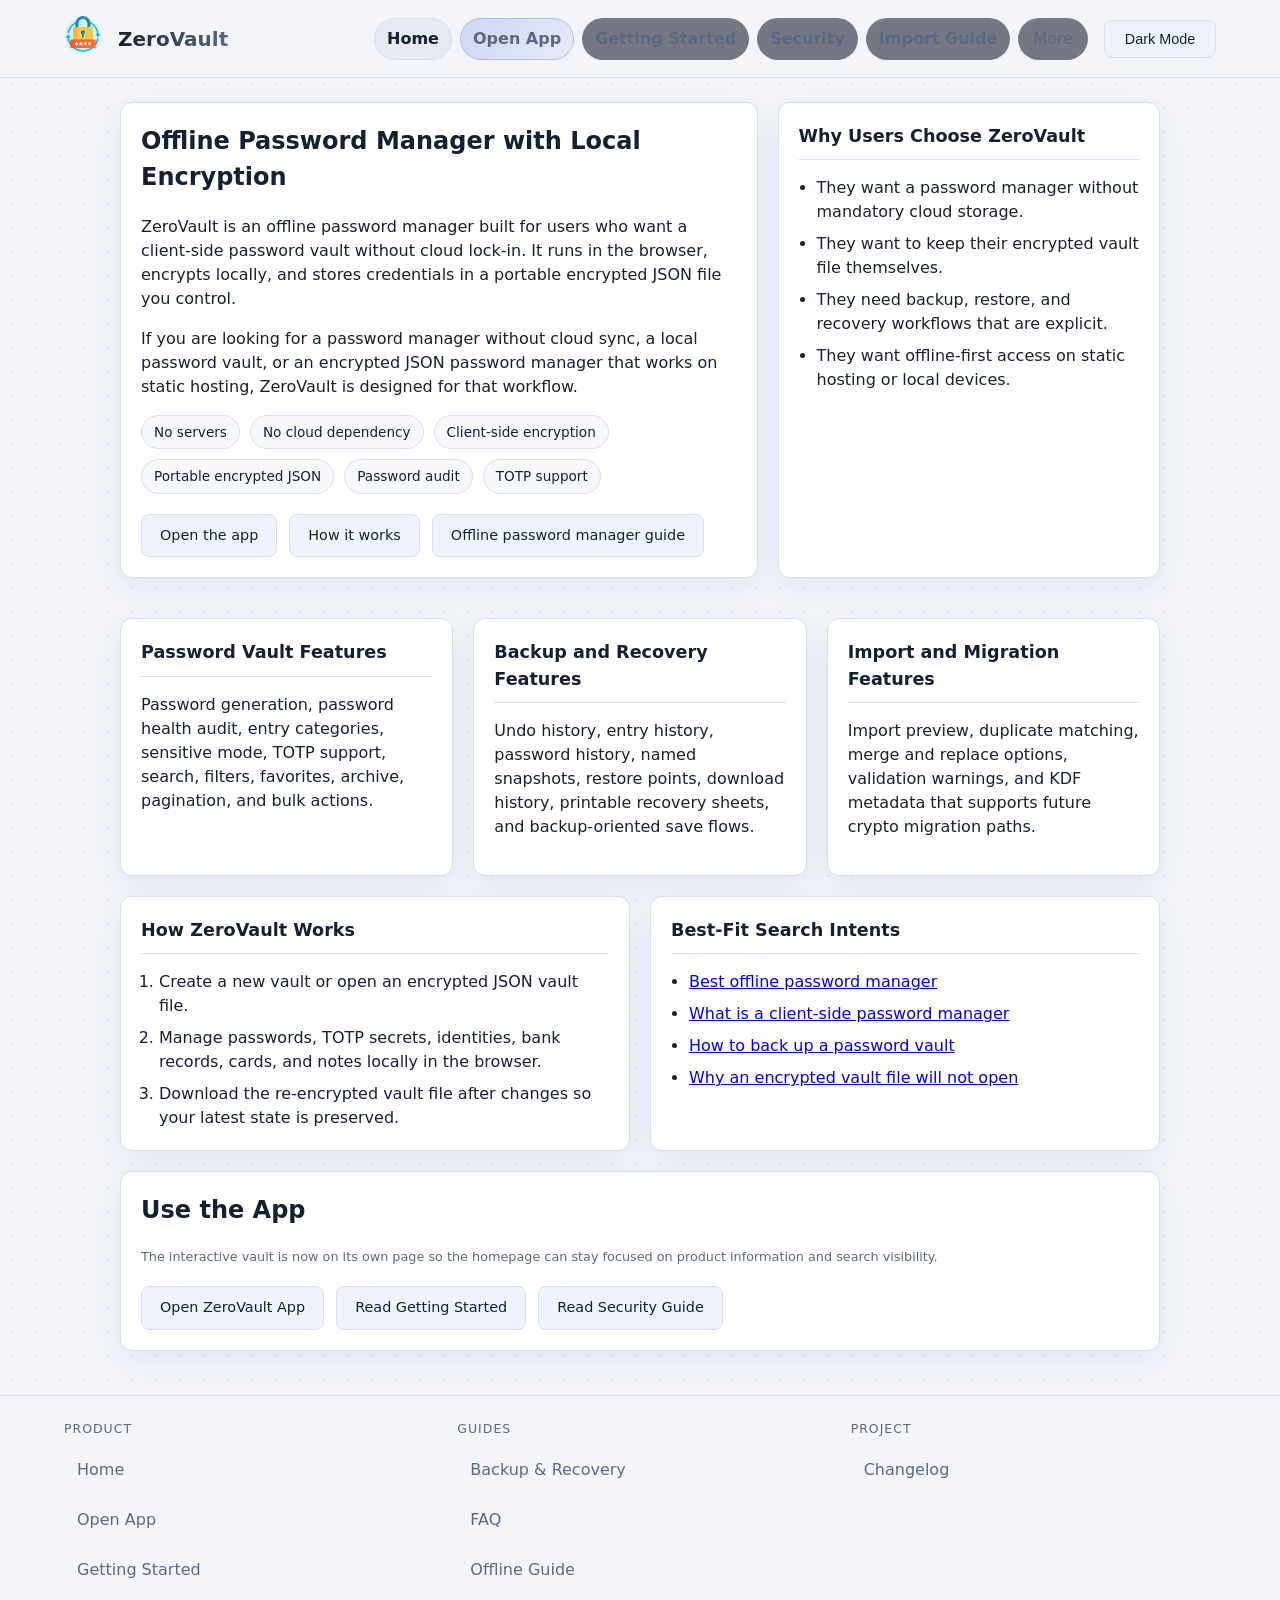
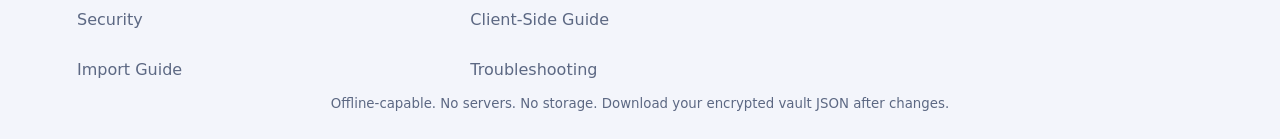
<file: index.html>
<!doctype html>
<html lang="en">

<head>
  <meta charset="UTF-8" />
  <meta name="viewport" content="width=device-width, initial-scale=1.0" />

  <meta http-equiv="Content-Security-Policy" content="
        default-src 'self';
        script-src 'self' 'unsafe-inline' https://www.googletagmanager.com;
        style-src 'self' 'unsafe-inline';
        connect-src 'self' https://www.google-analytics.com https://region1.google-analytics.com https://www.googletagmanager.com;
        img-src 'self' data: https://www.google-analytics.com https://www.googletagmanager.com;
        object-src 'none';
        base-uri 'none';
        form-action 'self';
        upgrade-insecure-requests;
      " />
  <title>ZeroVault | Offline Password Manager with Local Encryption</title>
  <meta name="description" content="ZeroVault is an offline password manager and client-side password vault with local encryption, portable encrypted JSON storage, backup workflows, and no cloud dependency." />
  <meta name="keywords" content="offline password manager, client-side password manager, local password vault, encrypted json password manager, no cloud password manager, portable password vault" />
  <meta name="author" content="ZeroVault" />
  <meta name="robots" content="index, follow, max-snippet:-1, max-image-preview:large, max-video-preview:-1" />
  <meta name="theme-color" content="#161b2e" />
  <link rel="canonical" href="https://mehedimk.github.io/ZeroVault/" />

  <meta property="og:title" content="ZeroVault | Offline Password Manager with Local Encryption" />
  <meta property="og:description" content="A client-side password manager with portable encrypted JSON storage, backup-oriented workflows, and no cloud dependency." />
  <meta property="og:type" content="website" />
  <meta property="og:url" content="https://mehedimk.github.io/ZeroVault/" />
  <meta property="og:image" content="https://mehedimk.github.io/ZeroVault/og-image.png" />
  <meta property="og:site_name" content="ZeroVault" />

  <meta name="twitter:card" content="summary_large_image" />
  <meta name="twitter:title" content="ZeroVault | Offline Password Manager with Local Encryption" />
  <meta name="twitter:description" content="Browser-based password vault with local encryption, portable JSON storage, backup workflows, and offline-first usage." />
  <meta name="twitter:image" content="https://mehedimk.github.io/ZeroVault/og-image.png" />

  <script type="application/ld+json">
    {
      "@context": "https://schema.org",
      "@type": "SoftwareApplication",
      "name": "ZeroVault",
      "applicationCategory": "SecurityApplication",
      "operatingSystem": "Web",
      "description": "ZeroVault is an offline password manager and client-side password vault with local encryption and portable encrypted JSON storage.",
      "url": "https://mehedimk.github.io/ZeroVault/",
      "image": "https://mehedimk.github.io/ZeroVault/og-image.png",
      "offers": {
        "@type": "Offer",
        "price": "0",
        "priceCurrency": "USD"
      },
      "featureList": [
        "Offline password manager",
        "Client-side encryption",
        "Encrypted JSON vault export",
        "Password generator",
        "Password health audit",
        "TOTP support",
        "Restore points and snapshots",
        "Import preview and conflict review"
      ]
    }
  </script>
  <script type="application/ld+json">
    {
      "@context": "https://schema.org",
      "@type": "WebSite",
      "name": "ZeroVault",
      "url": "https://mehedimk.github.io/ZeroVault/"
    }
  </script>
  <script async src="https://www.googletagmanager.com/gtag/js?id=G-GKWHTWD2LG"></script>
  <script>
    window.dataLayer = window.dataLayer || [];
    function gtag() { dataLayer.push(arguments); }
    gtag('js', new Date());
    gtag('config', 'G-GKWHTWD2LG');
  </script>

  <script src="src/theme.js"></script>
  <link rel="stylesheet" href="styles.css" />
  <link rel="icon" href="favicon.png" sizes="16x16" type="image/png" />
  <link rel="apple-touch-icon" href="apple-touch-icon.png" sizes="180x180" />
  <link rel="manifest" href="manifest.webmanifest" />
</head>

<body>
  <a class="skip-link" href="#content">Skip to content</a>
  <div id="global-error" class="global-error"></div>
  <script>
    window.addEventListener('error', function (event) {
      var display = document.getElementById('global-error');
      display.style.display = 'block';
      display.innerHTML += '<h3>Global Error:</h3><pre>' + (event.error ? event.error.stack : event.message) + '</pre>';
    });
    window.addEventListener('unhandledrejection', function (event) {
      var display = document.getElementById('global-error');
      display.style.display = 'block';
      display.innerHTML += '<h3>Unhandled Promise Rejection:</h3><pre>' + event.reason + '</pre>';
    });
  </script>
  <header class="header">
    <div class="header-left">
      <a href="./index.html"><img src="logo.png" alt="ZeroVault logo for the offline password manager project" class="logo" /></a>
      <h1>ZeroVault</h1>
    </div>

    <div class="header-right">
      <nav class="header-nav" aria-label="Primary">
        <a href="./index.html" class="active">Home</a>
        <a href="./app.html">Open App</a>
        <a href="./getting-started.html">Getting Started</a>
        <a href="./security.html">Security</a>
        <a href="./backup-recovery.html">Backup & Recovery</a>
        <a href="./import-guide.html">Import Guide</a>
        <a href="./faq.html">FAQ</a>
        <a href="./offline-password-manager.html">Offline Guide</a>
        <a href="./client-side-password-manager.html">Client-Side Guide</a>
      </nav>
    </div>
  </header>

  <main class="container docs-layout" id="content">
    <section class="landing-grid">
      <article class="card content-prose">
        <h2>Offline Password Manager with Local Encryption</h2>
        <p>ZeroVault is an offline password manager built for users who want a client-side password vault without cloud lock-in. It runs in the browser, encrypts locally, and stores credentials in a portable encrypted JSON file you control.</p>
        <p>If you are looking for a password manager without cloud sync, a local password vault, or an encrypted JSON password manager that works on static hosting, ZeroVault is designed for that workflow.</p>
        <div class="pill-list" aria-label="Key features">
          <span>No servers</span>
          <span>No cloud dependency</span>
          <span>Client-side encryption</span>
          <span>Portable encrypted JSON</span>
          <span>Password audit</span>
          <span>TOTP support</span>
        </div>
        <div class="docs-actions actions wrap">
          <a class="button-link" href="./app.html">Open the app</a>
          <a class="button-link" href="./getting-started.html">How it works</a>
          <a class="button-link" href="./offline-password-manager.html">Offline password manager guide</a>
        </div>
      </article>
      <aside class="card">
        <h3>Why Users Choose ZeroVault</h3>
        <ul class="docs-list">
          <li>They want a password manager without mandatory cloud storage.</li>
          <li>They want to keep their encrypted vault file themselves.</li>
          <li>They need backup, restore, and recovery workflows that are explicit.</li>
          <li>They want offline-first access on static hosting or local devices.</li>
        </ul>
      </aside>
    </section>

    <section class="feature-grid">
      <article class="card">
        <h3>Password Vault Features</h3>
        <p>Password generation, password health audit, entry categories, sensitive mode, TOTP support, search, filters, favorites, archive, pagination, and bulk actions.</p>
      </article>
      <article class="card">
        <h3>Backup and Recovery Features</h3>
        <p>Undo history, entry history, password history, named snapshots, restore points, download history, printable recovery sheets, and backup-oriented save flows.</p>
      </article>
      <article class="card">
        <h3>Import and Migration Features</h3>
        <p>Import preview, duplicate matching, merge and replace options, validation warnings, and KDF metadata that supports future crypto migration paths.</p>
      </article>
    </section>

    <section class="docs-grid">
      <article class="card">
        <h3>How ZeroVault Works</h3>
        <ol class="docs-list">
          <li>Create a new vault or open an encrypted JSON vault file.</li>
          <li>Manage passwords, TOTP secrets, identities, bank records, cards, and notes locally in the browser.</li>
          <li>Download the re-encrypted vault file after changes so your latest state is preserved.</li>
        </ol>
      </article>
      <article class="card">
        <h3>Best-Fit Search Intents</h3>
        <ul class="docs-list">
          <li><a href="./offline-password-manager.html">Best offline password manager</a></li>
          <li><a href="./client-side-password-manager.html">What is a client-side password manager</a></li>
          <li><a href="./backup-recovery.html">How to back up a password vault</a></li>
          <li><a href="./troubleshooting.html">Why an encrypted vault file will not open</a></li>
        </ul>
      </article>
    </section>

    <section class="card" aria-labelledby="app-title">
      <h2 id="app-title">Use the App</h2>
      <p class="small muted">The interactive vault is now on its own page so the homepage can stay focused on product information and search visibility.</p>
      <div class="actions wrap">
        <a class="button-link" href="./app.html">Open ZeroVault App</a>
        <a class="button-link" href="./getting-started.html">Read Getting Started</a>
        <a class="button-link" href="./security.html">Read Security Guide</a>
      </div>
    </section>
  </main>

  <footer class="footer">
    <nav class="footer-nav" aria-label="Footer">
      <a href="./index.html">Home</a>
      <a href="./app.html">Open App</a>
      <a href="./getting-started.html">Getting Started</a>
      <a href="./security.html">Security</a>
      <a href="./backup-recovery.html">Backup & Recovery</a>
      <a href="./import-guide.html">Import Guide</a>
      <a href="./faq.html">FAQ</a>
      <a href="./offline-password-manager.html">Offline Guide</a>
      <a href="./client-side-password-manager.html">Client-Side Guide</a>
      <a href="./changelog.html">Changelog</a>
      <a href="./troubleshooting.html">Troubleshooting</a>
    </nav>
    <small>Offline-capable. No servers. No storage. Download your encrypted vault JSON after changes.</small>
  </footer>
</body>

</html>
</file>
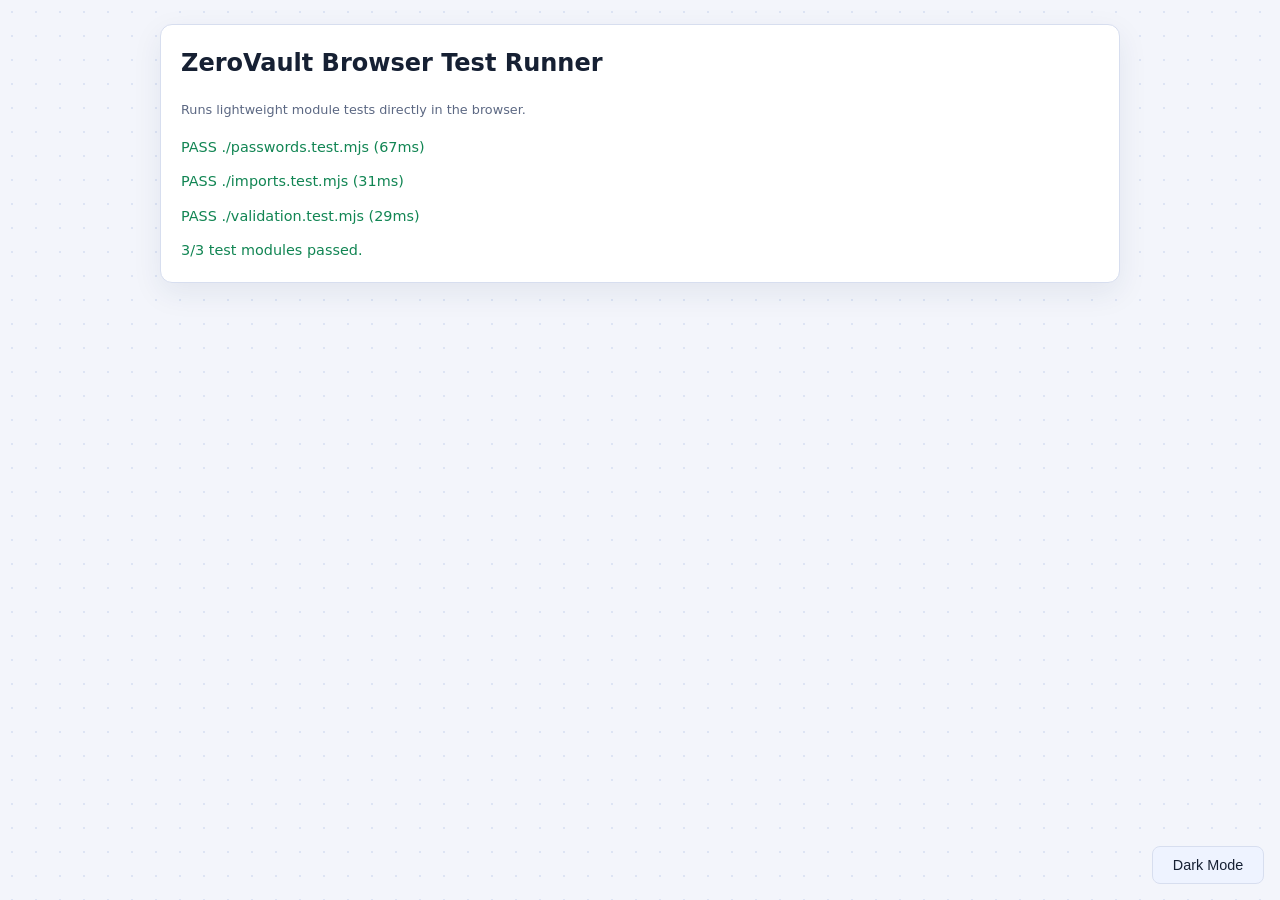
<file: tests/index.html>
<!doctype html>
<html lang="en">
<head>
  <meta charset="utf-8" />
  <meta name="viewport" content="width=device-width, initial-scale=1" />
  <title>ZeroVault Tests</title>
  <script src="../src/theme.js"></script>
  <link rel="stylesheet" href="../styles.css" />
</head>
<body>
  <main class="container">
    <div class="card">
      <h2>ZeroVault Browser Test Runner</h2>
      <p class="small muted">Runs lightweight module tests directly in the browser.</p>
      <div id="results" class="stack-sm"></div>
    </div>
  </main>
  <script type="module" src="./runner.js"></script>
</body>
</html>
</file>
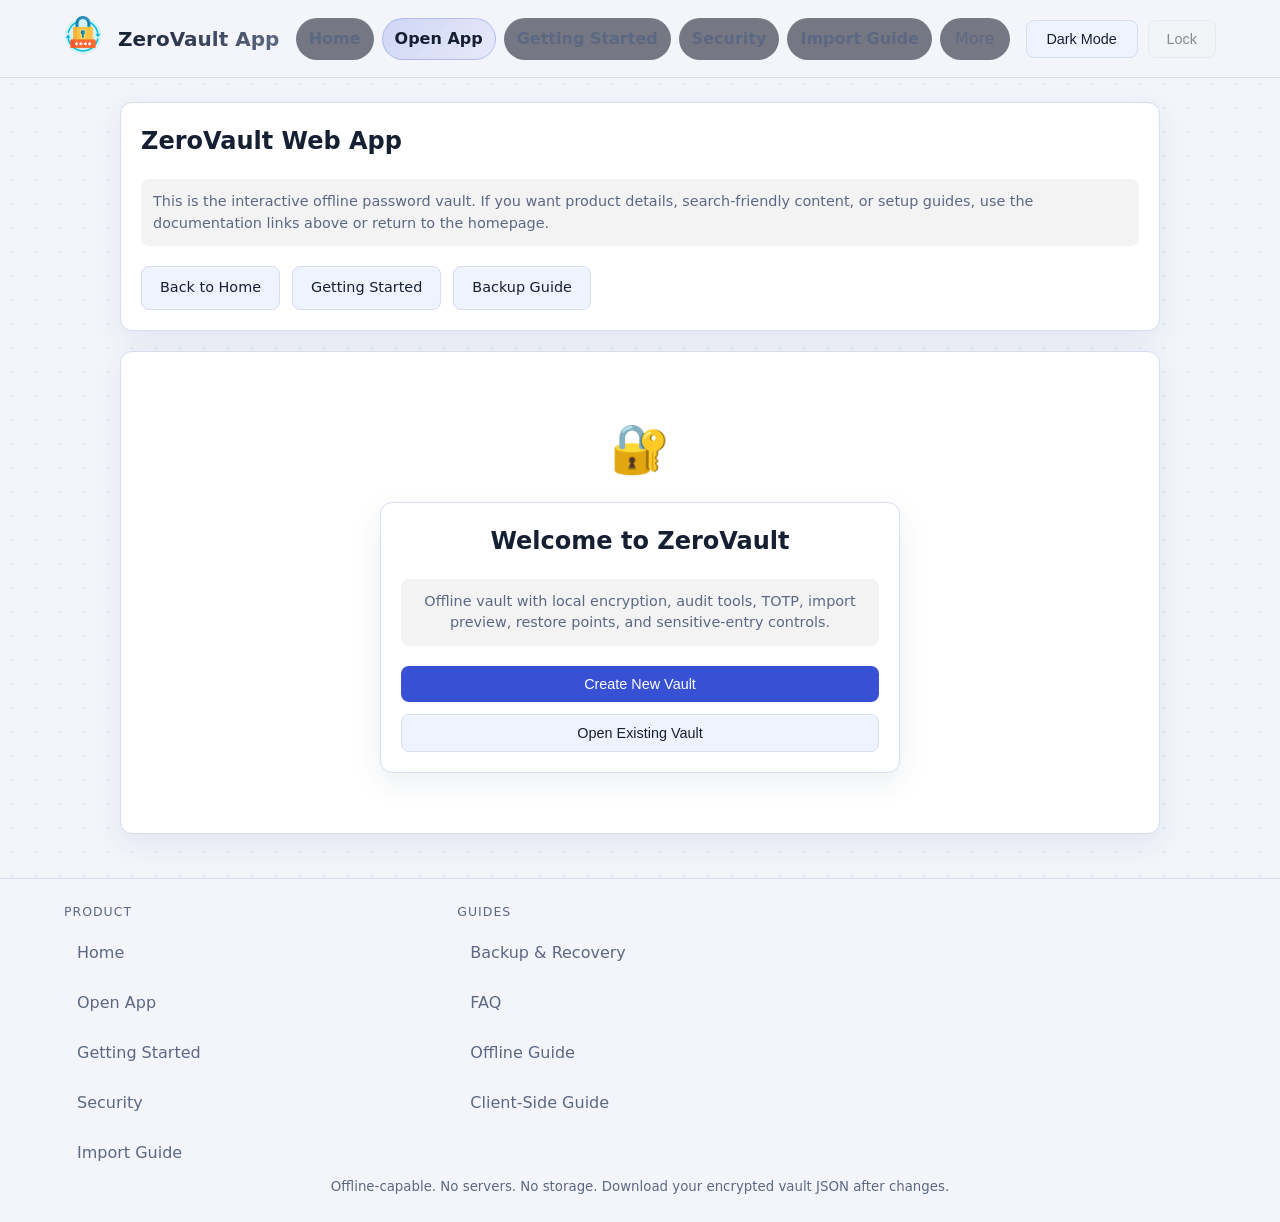
<file: app.html>
<!doctype html>
<html lang="en">

<head>
  <meta charset="UTF-8" />
  <meta name="viewport" content="width=device-width, initial-scale=1.0" />

  <meta http-equiv="Content-Security-Policy" content="
        default-src 'self';
        script-src 'self' 'unsafe-inline' https://www.googletagmanager.com;
        style-src 'self' 'unsafe-inline';
        connect-src 'self' https://www.google-analytics.com https://region1.google-analytics.com https://www.googletagmanager.com;
        img-src 'self' data: https://www.google-analytics.com https://www.googletagmanager.com;
        object-src 'none';
        base-uri 'none';
        form-action 'self';
        upgrade-insecure-requests;
      " />
  <title>ZeroVault App | Offline Password Vault</title>
  <meta name="description" content="Open the ZeroVault app to create, unlock, and manage an offline password vault with local encryption and encrypted JSON downloads." />
  <meta name="robots" content="index, follow" />
  <meta name="theme-color" content="#161b2e" />
  <link rel="canonical" href="https://mehedimk.github.io/ZeroVault/app.html" />
  <meta property="og:title" content="ZeroVault App | Offline Password Vault" />
  <meta property="og:description" content="Use the ZeroVault web app to manage an offline password vault with local encryption and encrypted JSON exports." />
  <meta property="og:type" content="website" />
  <meta property="og:url" content="https://mehedimk.github.io/ZeroVault/app.html" />
  <meta property="og:image" content="https://mehedimk.github.io/ZeroVault/og-image.png" />
  <meta name="twitter:card" content="summary_large_image" />
  <meta name="twitter:title" content="ZeroVault App | Offline Password Vault" />
  <meta name="twitter:description" content="Open the ZeroVault app to manage an offline password vault with local encryption." />
  <meta name="twitter:image" content="https://mehedimk.github.io/ZeroVault/og-image.png" />
  <script async src="https://www.googletagmanager.com/gtag/js?id=G-GKWHTWD2LG"></script>
  <script>
    window.dataLayer = window.dataLayer || [];
    function gtag() { dataLayer.push(arguments); }
    gtag('js', new Date());
    gtag('config', 'G-GKWHTWD2LG');
  </script>

  <script src="src/theme.js"></script>
  <link rel="stylesheet" href="styles.css" />
  <link rel="icon" href="favicon.png" sizes="16x16" type="image/png" />
  <link rel="apple-touch-icon" href="apple-touch-icon.png" sizes="180x180" />
  <link rel="manifest" href="manifest.webmanifest" />
</head>

<body>
  <a class="skip-link" href="#app">Skip to app</a>
  <div id="global-error" class="global-error"></div>
  <script>
    window.addEventListener('error', function (event) {
      var display = document.getElementById('global-error');
      display.style.display = 'block';
      display.innerHTML += '<h3>Global Error:</h3><pre>' + (event.error ? event.error.stack : event.message) + '</pre>';
    });
    window.addEventListener('unhandledrejection', function (event) {
      var display = document.getElementById('global-error');
      display.style.display = 'block';
      display.innerHTML += '<h3>Unhandled Promise Rejection:</h3><pre>' + event.reason + '</pre>';
    });
  </script>
  <header class="header">
    <div class="header-left">
      <a href="./index.html"><img src="logo.png" alt="ZeroVault logo for the offline password manager project" class="logo" /></a>
      <h1>ZeroVault App</h1>
    </div>

    <div class="header-right">
      <nav class="header-nav" aria-label="Primary">
        <a href="./index.html">Home</a>
        <a href="./app.html" class="active">Open App</a>
        <a href="./getting-started.html">Getting Started</a>
        <a href="./security.html">Security</a>
        <a href="./backup-recovery.html">Backup & Recovery</a>
        <a href="./import-guide.html">Import Guide</a>
        <a href="./faq.html">FAQ</a>
      </nav>
      <div class="header-actions">
        <button id="lockBtn" class="secondary" disabled>Lock</button>
      </div>
    </div>
  </header>

  <main class="container docs-layout">
    <section class="card">
      <h2>ZeroVault Web App</h2>
      <p class="notice">This is the interactive offline password vault. If you want product details, search-friendly content, or setup guides, use the documentation links above or return to the homepage.</p>
      <div class="actions wrap">
        <a class="button-link" href="./index.html">Back to Home</a>
        <a class="button-link" href="./getting-started.html">Getting Started</a>
        <a class="button-link" href="./backup-recovery.html">Backup Guide</a>
      </div>
    </section>
    <section class="card">
      <div id="app" tabindex="-1" aria-label="ZeroVault application"></div>
    </section>
  </main>

  <footer class="footer">
    <nav class="footer-nav" aria-label="Footer">
      <a href="./index.html">Home</a>
      <a href="./app.html">Open App</a>
      <a href="./getting-started.html">Getting Started</a>
      <a href="./security.html">Security</a>
      <a href="./backup-recovery.html">Backup & Recovery</a>
      <a href="./import-guide.html">Import Guide</a>
      <a href="./faq.html">FAQ</a>
      <a href="./offline-password-manager.html">Offline Guide</a>
      <a href="./client-side-password-manager.html">Client-Side Guide</a>
    </nav>
    <small>Offline-capable. No servers. No storage. Download your encrypted vault JSON after changes.</small>
  </footer>

  <script src="src/qrcode.js"></script>
  <script src="src/argon2-adapter.js"></script>
  <script type="module" src="src/app.js"></script>
  <script>
    if ("serviceWorker" in navigator) {
      window.addEventListener("load", function () {
        navigator.serviceWorker.register("./service-worker.js").then(function (registration) {
          if (registration.waiting) {
            window.__zerovaultUpdateReady = true;
            window.dispatchEvent(new CustomEvent("zerovault-update-ready"));
          }
          registration.addEventListener("updatefound", function () {
            var worker = registration.installing;
            if (!worker) return;
            worker.addEventListener("statechange", function () {
              if (worker.state === "installed" && navigator.serviceWorker.controller) {
                window.__zerovaultUpdateReady = true;
                window.dispatchEvent(new CustomEvent("zerovault-update-ready"));
              }
            });
          });
        }).catch(function () {});
      });
    }
  </script>
</body>

</html>
</file>
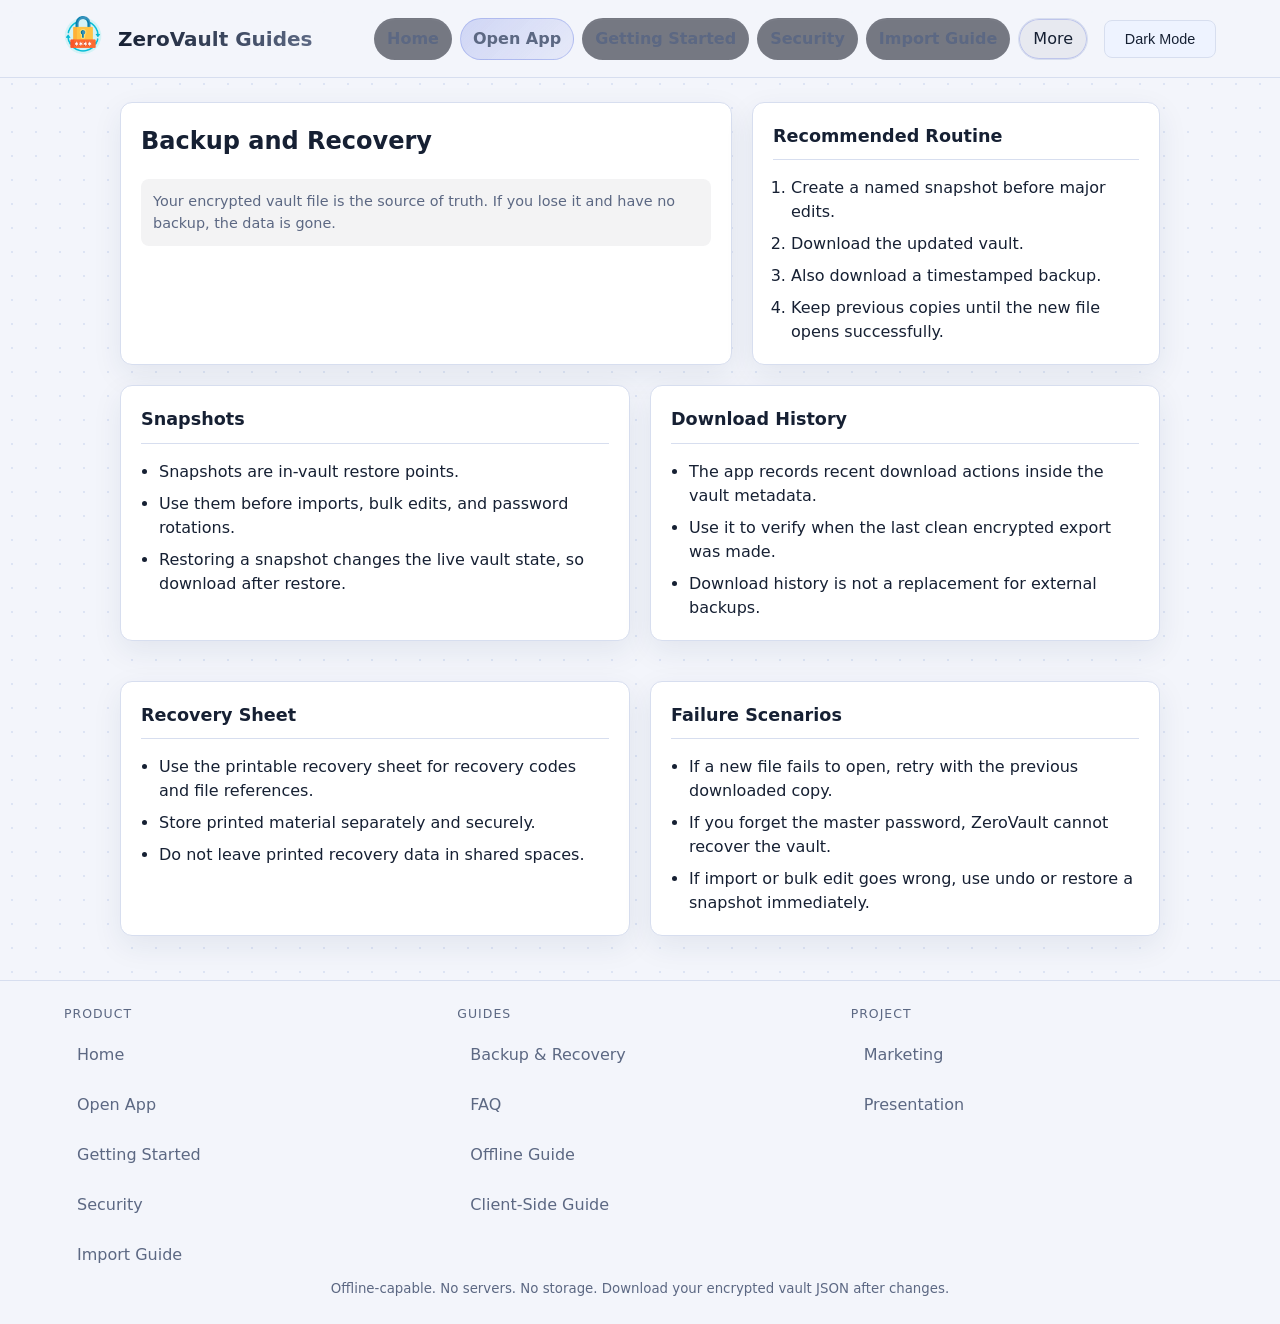
<file: backup-recovery.html>
<!doctype html>
<html lang="en">
<head>
  <meta charset="UTF-8" />
  <meta name="viewport" content="width=device-width, initial-scale=1.0" />
  <meta name="description" content="Learn how to back up, snapshot, restore, and recover a ZeroVault encrypted vault safely." />
  <meta name="keywords" content="password vault backup recovery, encrypted vault backup, offline password manager backup" />
  <meta name="robots" content="index, follow" />
  <meta name="theme-color" content="#161b2e" />
  <title>ZeroVault Backup and Recovery | How to Back Up an Encrypted Password Vault</title>
  <link rel="canonical" href="https://mehedimk.github.io/ZeroVault/backup-recovery.html" />
  <meta property="og:title" content="ZeroVault Backup and Recovery" />
  <meta property="og:description" content="Learn how to create snapshots, keep timestamped backups, restore safely, and recover from mistakes in ZeroVault." />
  <meta property="og:type" content="article" />
  <meta property="og:url" content="https://mehedimk.github.io/ZeroVault/backup-recovery.html" />
  <meta property="og:image" content="https://mehedimk.github.io/ZeroVault/og-image.png" />
  <meta name="twitter:card" content="summary_large_image" />
  <meta name="twitter:title" content="ZeroVault Backup and Recovery" />
  <meta name="twitter:description" content="Best practices for encrypted vault backup, restore points, and recovery with ZeroVault." />
  <meta name="twitter:image" content="https://mehedimk.github.io/ZeroVault/og-image.png" />
  <script async src="https://www.googletagmanager.com/gtag/js?id=G-GKWHTWD2LG"></script>
  <script>
    window.dataLayer = window.dataLayer || [];
    function gtag() { dataLayer.push(arguments); }
    gtag('js', new Date());
    gtag('config', 'G-GKWHTWD2LG');
  </script>
  <script src="src/theme.js"></script>
  <link rel="stylesheet" href="styles.css" />
  <link rel="icon" href="favicon.png" sizes="16x16" type="image/png" />
  <link rel="apple-touch-icon" href="apple-touch-icon.png" sizes="180x180" />
  <link rel="manifest" href="manifest.webmanifest" />
</head>
<body>
  <a class="skip-link" href="#content">Skip to content</a>
  <header class="header">
    <div class="header-left">
      <a href="./index.html"><img src="logo.png" alt="ZeroVault Logo" class="logo" /></a>
      <h1>ZeroVault Guides</h1>
    </div>
    <div class="header-right">
      <nav class="header-nav" aria-label="Primary">
        <a href="./index.html">Home</a>
        <a href="./app.html">Open App</a>
        <a href="./getting-started.html">Getting Started</a>
        <a href="./security.html">Security</a>
        <a href="./backup-recovery.html" class="active">Backup & Recovery</a>
        <a href="./import-guide.html">Import Guide</a>
        <a href="./faq.html">FAQ</a>
        <a href="./marketing-copy.html">Marketing</a>
        <a href="./presentation-summary.html">Presentation</a>
        <a href="./offline-password-manager.html">Offline Guide</a>
        <a href="./client-side-password-manager.html">Client-Side Guide</a>
      </nav>
    </div>
  </header>
  <main class="container docs-layout" id="content">
    <section class="docs-hero">
      <div class="card">
        <h2>Backup and Recovery</h2>
        <p class="notice">Your encrypted vault file is the source of truth. If you lose it and have no backup, the data is gone.</p>
      </div>
      <div class="card">
        <h3>Recommended Routine</h3>
        <ol class="docs-list">
          <li>Create a named snapshot before major edits.</li>
          <li>Download the updated vault.</li>
          <li>Also download a timestamped backup.</li>
          <li>Keep previous copies until the new file opens successfully.</li>
        </ol>
      </div>
    </section>

    <section class="docs-grid">
      <article class="card">
        <h3>Snapshots</h3>
        <ul class="docs-list">
          <li>Snapshots are in-vault restore points.</li>
          <li>Use them before imports, bulk edits, and password rotations.</li>
          <li>Restoring a snapshot changes the live vault state, so download after restore.</li>
        </ul>
      </article>
      <article class="card">
        <h3>Download History</h3>
        <ul class="docs-list">
          <li>The app records recent download actions inside the vault metadata.</li>
          <li>Use it to verify when the last clean encrypted export was made.</li>
          <li>Download history is not a replacement for external backups.</li>
        </ul>
      </article>
      <article class="card">
        <h3>Recovery Sheet</h3>
        <ul class="docs-list">
          <li>Use the printable recovery sheet for recovery codes and file references.</li>
          <li>Store printed material separately and securely.</li>
          <li>Do not leave printed recovery data in shared spaces.</li>
        </ul>
      </article>
      <article class="card">
        <h3>Failure Scenarios</h3>
        <ul class="docs-list">
          <li>If a new file fails to open, retry with the previous downloaded copy.</li>
          <li>If you forget the master password, ZeroVault cannot recover the vault.</li>
          <li>If import or bulk edit goes wrong, use undo or restore a snapshot immediately.</li>
        </ul>
      </article>
    </section>
  </main>
  <footer class="footer">
    <nav class="footer-nav" aria-label="Footer">
      <a href="./index.html">Home</a>
      <a href="./app.html">Open App</a>
      <a href="./getting-started.html">Getting Started</a>
      <a href="./security.html">Security</a>
      <a href="./backup-recovery.html">Backup & Recovery</a>
      <a href="./import-guide.html">Import Guide</a>
      <a href="./faq.html">FAQ</a>
      <a href="./marketing-copy.html">Marketing</a>
      <a href="./presentation-summary.html">Presentation</a>
      <a href="./offline-password-manager.html">Offline Guide</a>
      <a href="./client-side-password-manager.html">Client-Side Guide</a>
    </nav>
    <small>Offline-capable. No servers. No storage. Download your encrypted vault JSON after changes.</small>
  </footer>
</body>
</html>
</file>
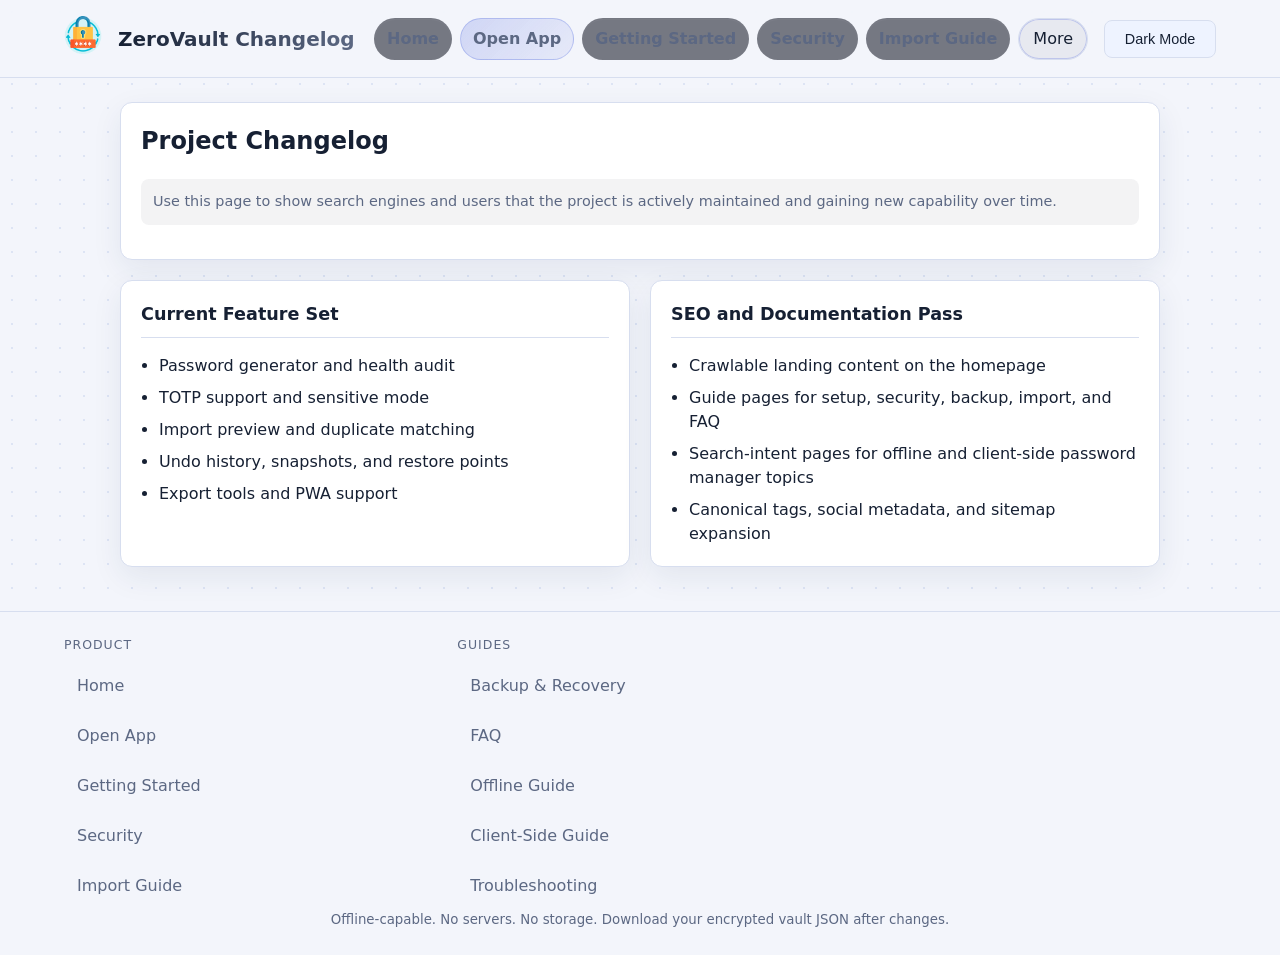
<file: changelog.html>
<!doctype html>
<html lang="en">
<head>
  <meta charset="UTF-8" />
  <meta name="viewport" content="width=device-width, initial-scale=1.0" />
  <title>ZeroVault Changelog</title>
  <meta name="description" content="Changelog and feature evolution for ZeroVault, including security, import, backup, recovery, and usability improvements." />
  <meta name="keywords" content="ZeroVault changelog, password manager updates, offline password manager release notes" />
  <meta name="robots" content="index, follow" />
  <meta name="theme-color" content="#161b2e" />
  <link rel="canonical" href="https://mehedimk.github.io/ZeroVault/changelog.html" />
  <meta property="og:title" content="ZeroVault Changelog" />
  <meta property="og:description" content="Feature evolution and recent improvements for ZeroVault." />
  <meta property="og:type" content="article" />
  <meta property="og:url" content="https://mehedimk.github.io/ZeroVault/changelog.html" />
  <meta property="og:image" content="https://mehedimk.github.io/ZeroVault/og-image.png" />
  <meta name="twitter:card" content="summary_large_image" />
  <meta name="twitter:title" content="ZeroVault Changelog" />
  <meta name="twitter:description" content="Feature updates and project changes for ZeroVault." />
  <meta name="twitter:image" content="https://mehedimk.github.io/ZeroVault/og-image.png" />
  <script async src="https://www.googletagmanager.com/gtag/js?id=G-GKWHTWD2LG"></script>
  <script>
    window.dataLayer = window.dataLayer || [];
    function gtag() { dataLayer.push(arguments); }
    gtag('js', new Date());
    gtag('config', 'G-GKWHTWD2LG');
  </script>
  <script src="src/theme.js"></script>
  <link rel="stylesheet" href="styles.css" />
</head>
<body>
  <a class="skip-link" href="#content">Skip to content</a>
  <header class="header">
    <div class="header-left">
      <a href="./index.html"><img src="logo.png" alt="ZeroVault logo" class="logo" /></a>
      <h1>ZeroVault Changelog</h1>
    </div>
    <div class="header-right">
      <nav class="header-nav" aria-label="Primary">
        <a href="./index.html">Home</a>
        <a href="./app.html">Open App</a>
        <a href="./getting-started.html">Getting Started</a>
        <a href="./security.html">Security</a>
        <a href="./backup-recovery.html">Backup & Recovery</a>
        <a href="./import-guide.html">Import Guide</a>
        <a href="./faq.html">FAQ</a>
        <a href="./changelog.html" class="active">Changelog</a>
      </nav>
    </div>
  </header>
  <main class="container docs-layout" id="content">
    <section class="card">
      <h2>Project Changelog</h2>
      <p class="notice">Use this page to show search engines and users that the project is actively maintained and gaining new capability over time.</p>
    </section>
    <section class="docs-grid">
      <article class="card">
        <h3>Current Feature Set</h3>
        <ul class="docs-list">
          <li>Password generator and health audit</li>
          <li>TOTP support and sensitive mode</li>
          <li>Import preview and duplicate matching</li>
          <li>Undo history, snapshots, and restore points</li>
          <li>Export tools and PWA support</li>
        </ul>
      </article>
      <article class="card">
        <h3>SEO and Documentation Pass</h3>
        <ul class="docs-list">
          <li>Crawlable landing content on the homepage</li>
          <li>Guide pages for setup, security, backup, import, and FAQ</li>
          <li>Search-intent pages for offline and client-side password manager topics</li>
          <li>Canonical tags, social metadata, and sitemap expansion</li>
        </ul>
      </article>
    </section>
  </main>
  <footer class="footer">
    <nav class="footer-nav" aria-label="Footer">
      <a href="./index.html">Home</a>
      <a href="./app.html">Open App</a>
      <a href="./getting-started.html">Getting Started</a>
      <a href="./security.html">Security</a>
      <a href="./backup-recovery.html">Backup & Recovery</a>
      <a href="./import-guide.html">Import Guide</a>
      <a href="./faq.html">FAQ</a>
      <a href="./offline-password-manager.html">Offline Guide</a>
      <a href="./client-side-password-manager.html">Client-Side Guide</a>
      <a href="./troubleshooting.html">Troubleshooting</a>
    </nav>
    <small>Offline-capable. No servers. No storage. Download your encrypted vault JSON after changes.</small>
  </footer>
</body>
</html>
</file>
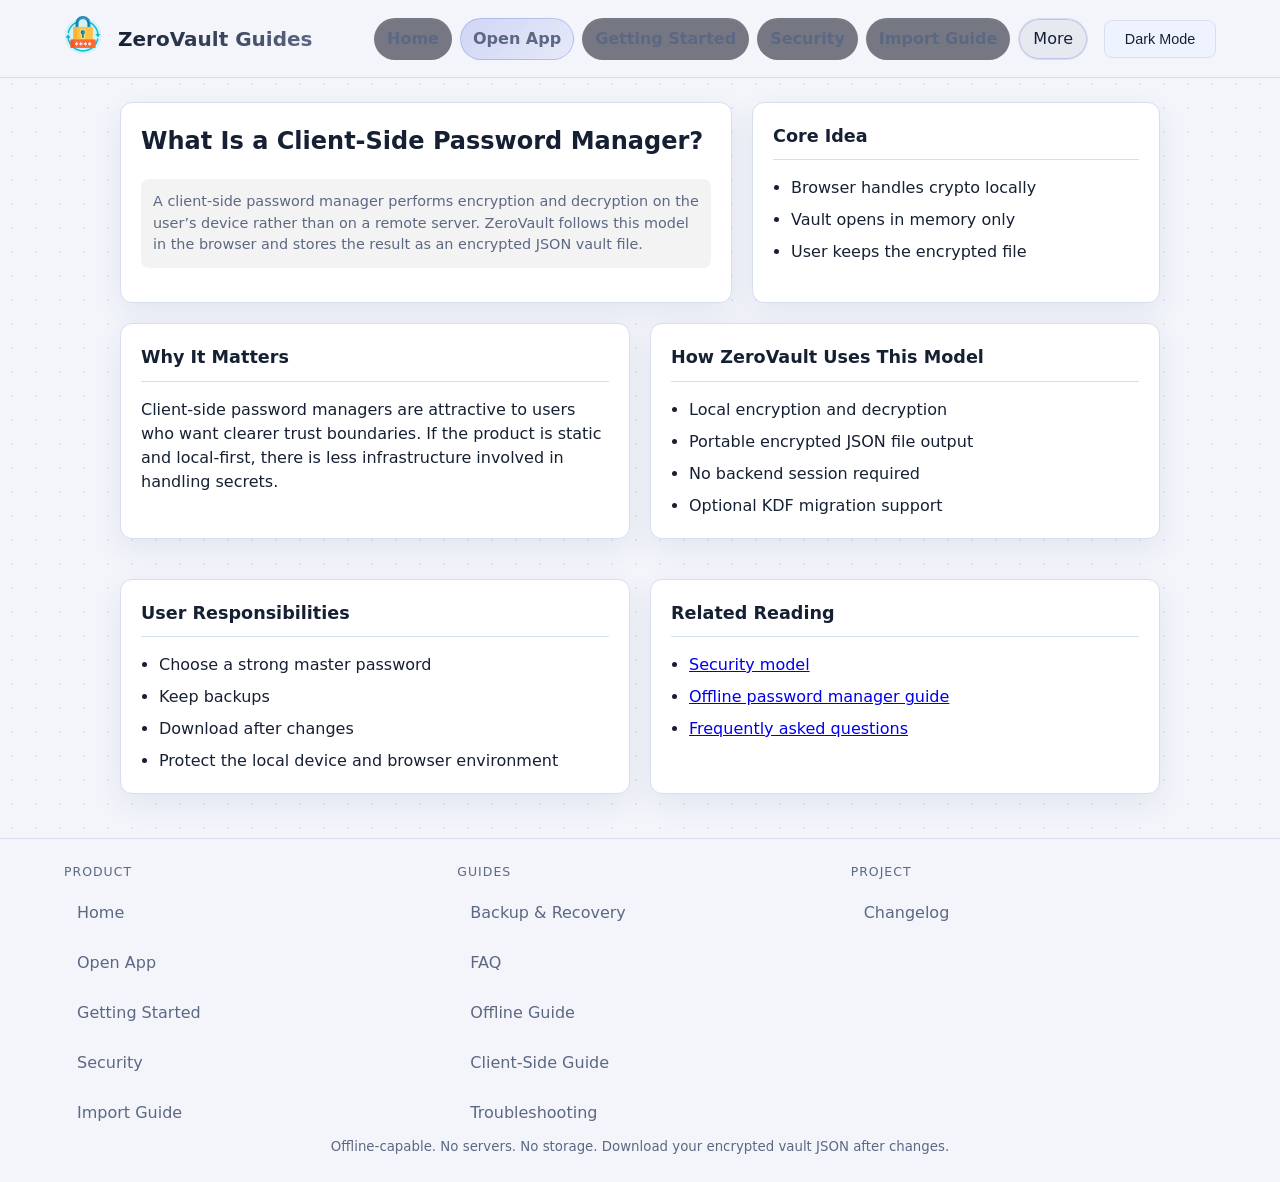
<file: client-side-password-manager.html>
<!doctype html>
<html lang="en">
<head>
  <meta charset="UTF-8" />
  <meta name="viewport" content="width=device-width, initial-scale=1.0" />
  <title>Client-Side Password Manager Guide | ZeroVault</title>
  <meta name="description" content="Understand what a client-side password manager is and how ZeroVault performs encryption and decryption locally in the browser." />
  <meta name="keywords" content="client-side password manager, browser password vault, local encryption password manager, encrypted json vault" />
  <meta name="robots" content="index, follow" />
  <meta name="theme-color" content="#161b2e" />
  <link rel="canonical" href="https://mehedimk.github.io/ZeroVault/client-side-password-manager.html" />
  <meta property="og:title" content="Client-Side Password Manager Guide | ZeroVault" />
  <meta property="og:description" content="Learn how client-side password managers work and how ZeroVault encrypts and decrypts locally in the browser." />
  <meta property="og:type" content="article" />
  <meta property="og:url" content="https://mehedimk.github.io/ZeroVault/client-side-password-manager.html" />
  <meta property="og:image" content="https://mehedimk.github.io/ZeroVault/og-image.png" />
  <meta name="twitter:card" content="summary_large_image" />
  <meta name="twitter:title" content="Client-Side Password Manager Guide | ZeroVault" />
  <meta name="twitter:description" content="How browser-based password vaults use local encryption and why ZeroVault uses a user-controlled encrypted JSON file." />
  <meta name="twitter:image" content="https://mehedimk.github.io/ZeroVault/og-image.png" />
  <script async src="https://www.googletagmanager.com/gtag/js?id=G-GKWHTWD2LG"></script>
  <script>
    window.dataLayer = window.dataLayer || [];
    function gtag() { dataLayer.push(arguments); }
    gtag('js', new Date());
    gtag('config', 'G-GKWHTWD2LG');
  </script>
  <script src="src/theme.js"></script>
  <link rel="stylesheet" href="styles.css" />
</head>
<body>
  <a class="skip-link" href="#content">Skip to content</a>
  <header class="header">
    <div class="header-left">
      <a href="./index.html"><img src="logo.png" alt="ZeroVault logo" class="logo" /></a>
      <h1>ZeroVault Guides</h1>
    </div>
    <div class="header-right">
      <nav class="header-nav" aria-label="Primary">
        <a href="./index.html">Home</a>
        <a href="./app.html">Open App</a>
        <a href="./getting-started.html">Getting Started</a>
        <a href="./security.html">Security</a>
        <a href="./backup-recovery.html">Backup & Recovery</a>
        <a href="./import-guide.html">Import Guide</a>
        <a href="./faq.html">FAQ</a>
        <a href="./offline-password-manager.html">Offline Guide</a>
        <a href="./client-side-password-manager.html" class="active">Client-Side Guide</a>
      </nav>
    </div>
  </header>
  <main class="container docs-layout" id="content">
    <section class="docs-hero">
      <div class="card">
        <h2>What Is a Client-Side Password Manager?</h2>
        <p class="notice">A client-side password manager performs encryption and decryption on the user’s device rather than on a remote server. ZeroVault follows this model in the browser and stores the result as an encrypted JSON vault file.</p>
      </div>
      <div class="card">
        <h3>Core Idea</h3>
        <ul class="docs-list">
          <li>Browser handles crypto locally</li>
          <li>Vault opens in memory only</li>
          <li>User keeps the encrypted file</li>
        </ul>
      </div>
    </section>
    <section class="docs-grid">
      <article class="card">
        <h3>Why It Matters</h3>
        <p>Client-side password managers are attractive to users who want clearer trust boundaries. If the product is static and local-first, there is less infrastructure involved in handling secrets.</p>
      </article>
      <article class="card">
        <h3>How ZeroVault Uses This Model</h3>
        <ul class="docs-list">
          <li>Local encryption and decryption</li>
          <li>Portable encrypted JSON file output</li>
          <li>No backend session required</li>
          <li>Optional KDF migration support</li>
        </ul>
      </article>
      <article class="card">
        <h3>User Responsibilities</h3>
        <ul class="docs-list">
          <li>Choose a strong master password</li>
          <li>Keep backups</li>
          <li>Download after changes</li>
          <li>Protect the local device and browser environment</li>
        </ul>
      </article>
      <article class="card">
        <h3>Related Reading</h3>
        <ul class="docs-list">
          <li><a href="./security.html">Security model</a></li>
          <li><a href="./offline-password-manager.html">Offline password manager guide</a></li>
          <li><a href="./faq.html">Frequently asked questions</a></li>
        </ul>
      </article>
    </section>
  </main>
  <footer class="footer">
    <nav class="footer-nav" aria-label="Footer">
      <a href="./index.html">Home</a>
      <a href="./app.html">Open App</a>
      <a href="./getting-started.html">Getting Started</a>
      <a href="./security.html">Security</a>
      <a href="./backup-recovery.html">Backup & Recovery</a>
      <a href="./import-guide.html">Import Guide</a>
      <a href="./faq.html">FAQ</a>
      <a href="./offline-password-manager.html">Offline Guide</a>
      <a href="./client-side-password-manager.html">Client-Side Guide</a>
      <a href="./changelog.html">Changelog</a>
      <a href="./troubleshooting.html">Troubleshooting</a>
    </nav>
    <small>Offline-capable. No servers. No storage. Download your encrypted vault JSON after changes.</small>
  </footer>
</body>
</html>
</file>
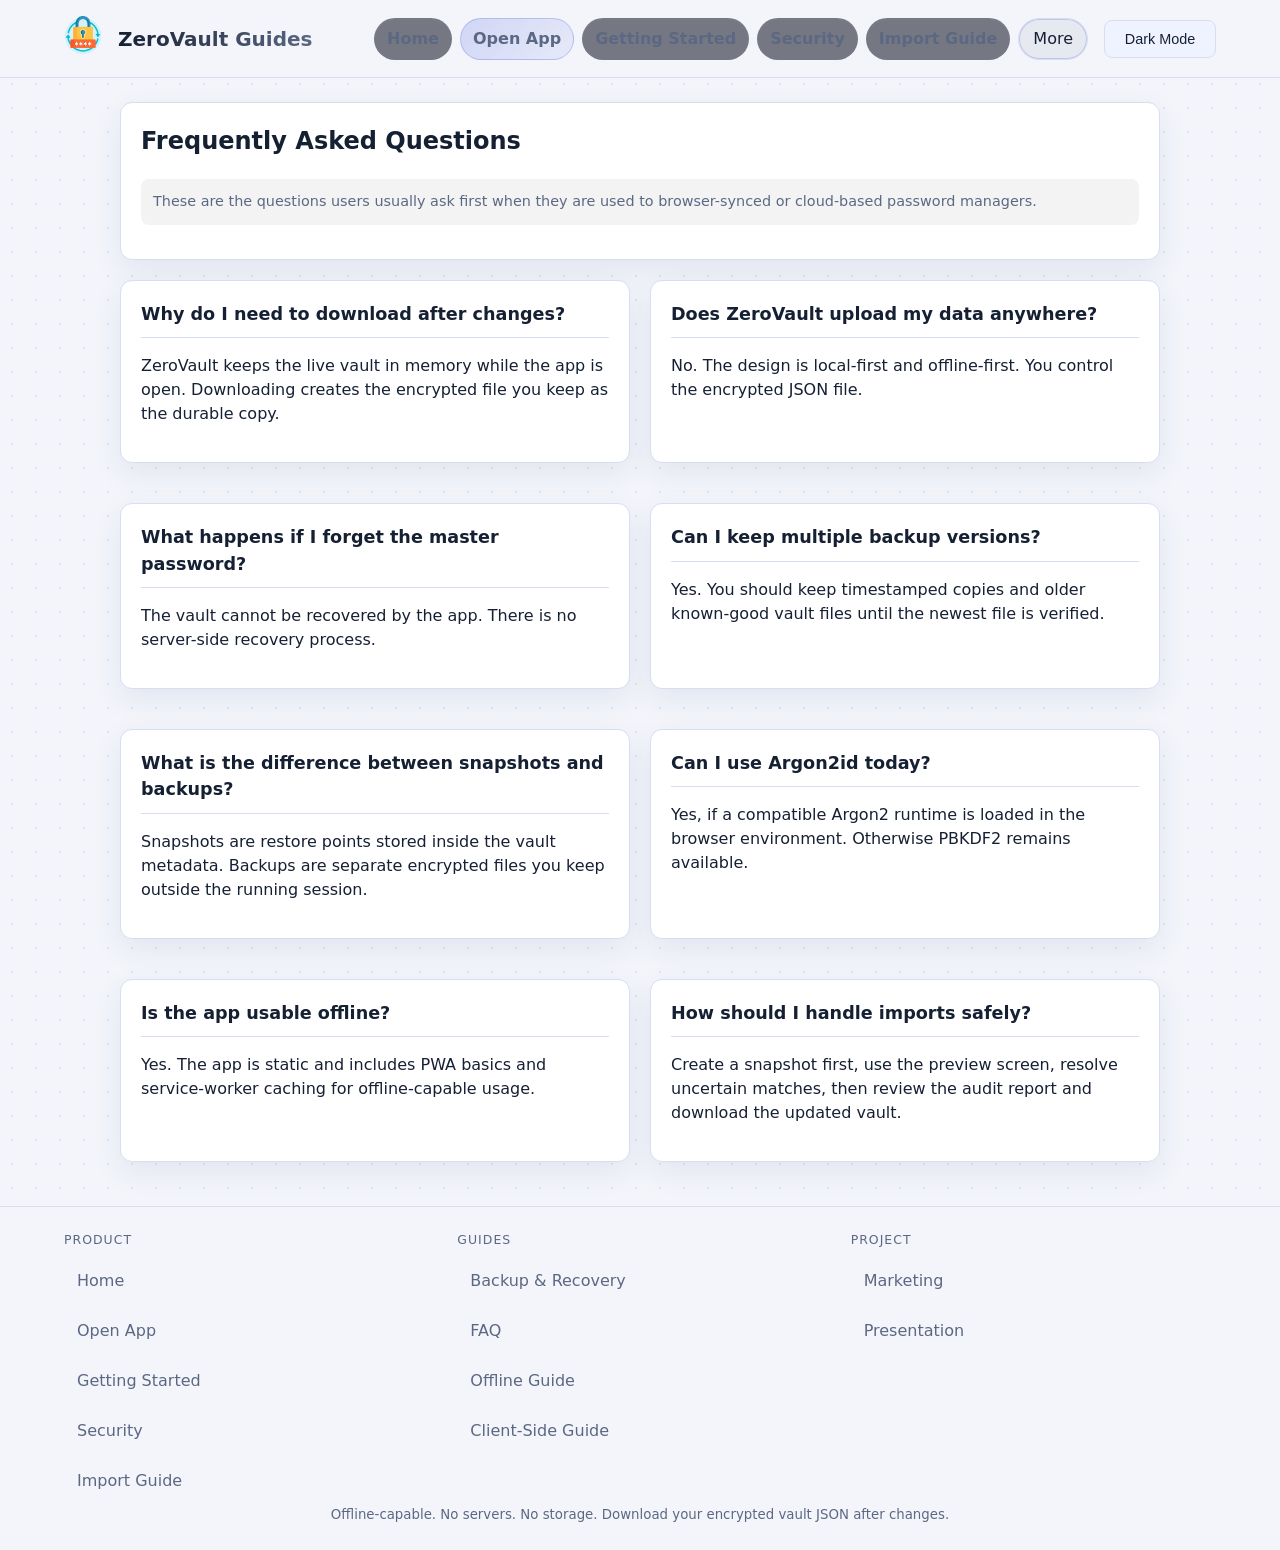
<file: faq.html>
<!doctype html>
<html lang="en">
<head>
  <meta charset="UTF-8" />
  <meta name="viewport" content="width=device-width, initial-scale=1.0" />
  <meta name="description" content="Frequently asked questions about ZeroVault offline storage, backups, downloads, master passwords, and supported workflows." />
  <meta name="keywords" content="offline password manager faq, ZeroVault questions, encrypted vault faq, password vault backups faq" />
  <meta name="robots" content="index, follow" />
  <meta name="theme-color" content="#161b2e" />
  <title>ZeroVault FAQ | Offline Password Manager Questions</title>
  <link rel="canonical" href="https://mehedimk.github.io/ZeroVault/faq.html" />
  <meta property="og:title" content="ZeroVault FAQ" />
  <meta property="og:description" content="Answers about backups, downloads, master passwords, cloud usage, and offline workflows in ZeroVault." />
  <meta property="og:type" content="article" />
  <meta property="og:url" content="https://mehedimk.github.io/ZeroVault/faq.html" />
  <meta property="og:image" content="https://mehedimk.github.io/ZeroVault/og-image.png" />
  <meta name="twitter:card" content="summary_large_image" />
  <meta name="twitter:title" content="ZeroVault FAQ" />
  <meta name="twitter:description" content="Frequently asked questions about using an offline password manager and encrypted vault backups." />
  <meta name="twitter:image" content="https://mehedimk.github.io/ZeroVault/og-image.png" />
  <script type="application/ld+json">
    {
      "@context": "https://schema.org",
      "@type": "FAQPage",
      "mainEntity": [
        {"@type": "Question", "name": "Why do I need to download after changes?", "acceptedAnswer": {"@type": "Answer", "text": "ZeroVault keeps the live vault in memory while the app is open, and downloading creates the durable encrypted file."}},
        {"@type": "Question", "name": "Does ZeroVault upload my data anywhere?", "acceptedAnswer": {"@type": "Answer", "text": "No. ZeroVault is designed as a local-first, offline-first password manager."}},
        {"@type": "Question", "name": "What happens if I forget the master password?", "acceptedAnswer": {"@type": "Answer", "text": "The vault cannot be recovered by the app because there is no server-side recovery model."}}
      ]
    }
  </script>
  <script async src="https://www.googletagmanager.com/gtag/js?id=G-GKWHTWD2LG"></script>
  <script>
    window.dataLayer = window.dataLayer || [];
    function gtag() { dataLayer.push(arguments); }
    gtag('js', new Date());
    gtag('config', 'G-GKWHTWD2LG');
  </script>
  <script src="src/theme.js"></script>
  <link rel="stylesheet" href="styles.css" />
  <link rel="icon" href="favicon.png" sizes="16x16" type="image/png" />
  <link rel="apple-touch-icon" href="apple-touch-icon.png" sizes="180x180" />
  <link rel="manifest" href="manifest.webmanifest" />
</head>
<body>
  <a class="skip-link" href="#content">Skip to content</a>
  <header class="header">
    <div class="header-left">
      <a href="./index.html"><img src="logo.png" alt="ZeroVault Logo" class="logo" /></a>
      <h1>ZeroVault Guides</h1>
    </div>
    <div class="header-right">
      <nav class="header-nav" aria-label="Primary">
        <a href="./index.html">Home</a>
        <a href="./app.html">Open App</a>
        <a href="./getting-started.html">Getting Started</a>
        <a href="./security.html">Security</a>
        <a href="./backup-recovery.html">Backup & Recovery</a>
        <a href="./import-guide.html">Import Guide</a>
        <a href="./faq.html" class="active">FAQ</a>
        <a href="./marketing-copy.html">Marketing</a>
        <a href="./presentation-summary.html">Presentation</a>
        <a href="./offline-password-manager.html">Offline Guide</a>
        <a href="./client-side-password-manager.html">Client-Side Guide</a>
      </nav>
    </div>
  </header>
  <main class="container docs-layout" id="content">
    <section class="card">
      <h2>Frequently Asked Questions</h2>
      <p class="notice">These are the questions users usually ask first when they are used to browser-synced or cloud-based password managers.</p>
    </section>

    <section class="docs-grid">
      <article class="card">
        <h3>Why do I need to download after changes?</h3>
        <p>ZeroVault keeps the live vault in memory while the app is open. Downloading creates the encrypted file you keep as the durable copy.</p>
      </article>
      <article class="card">
        <h3>Does ZeroVault upload my data anywhere?</h3>
        <p>No. The design is local-first and offline-first. You control the encrypted JSON file.</p>
      </article>
      <article class="card">
        <h3>What happens if I forget the master password?</h3>
        <p>The vault cannot be recovered by the app. There is no server-side recovery process.</p>
      </article>
      <article class="card">
        <h3>Can I keep multiple backup versions?</h3>
        <p>Yes. You should keep timestamped copies and older known-good vault files until the newest file is verified.</p>
      </article>
      <article class="card">
        <h3>What is the difference between snapshots and backups?</h3>
        <p>Snapshots are restore points stored inside the vault metadata. Backups are separate encrypted files you keep outside the running session.</p>
      </article>
      <article class="card">
        <h3>Can I use Argon2id today?</h3>
        <p>Yes, if a compatible Argon2 runtime is loaded in the browser environment. Otherwise PBKDF2 remains available.</p>
      </article>
      <article class="card">
        <h3>Is the app usable offline?</h3>
        <p>Yes. The app is static and includes PWA basics and service-worker caching for offline-capable usage.</p>
      </article>
      <article class="card">
        <h3>How should I handle imports safely?</h3>
        <p>Create a snapshot first, use the preview screen, resolve uncertain matches, then review the audit report and download the updated vault.</p>
      </article>
    </section>
  </main>
  <footer class="footer">
    <nav class="footer-nav" aria-label="Footer">
      <a href="./index.html">Home</a>
      <a href="./app.html">Open App</a>
      <a href="./getting-started.html">Getting Started</a>
      <a href="./security.html">Security</a>
      <a href="./backup-recovery.html">Backup & Recovery</a>
      <a href="./import-guide.html">Import Guide</a>
      <a href="./faq.html">FAQ</a>
      <a href="./marketing-copy.html">Marketing</a>
      <a href="./presentation-summary.html">Presentation</a>
      <a href="./offline-password-manager.html">Offline Guide</a>
      <a href="./client-side-password-manager.html">Client-Side Guide</a>
    </nav>
    <small>Offline-capable. No servers. No storage. Download your encrypted vault JSON after changes.</small>
  </footer>
</body>
</html>
</file>
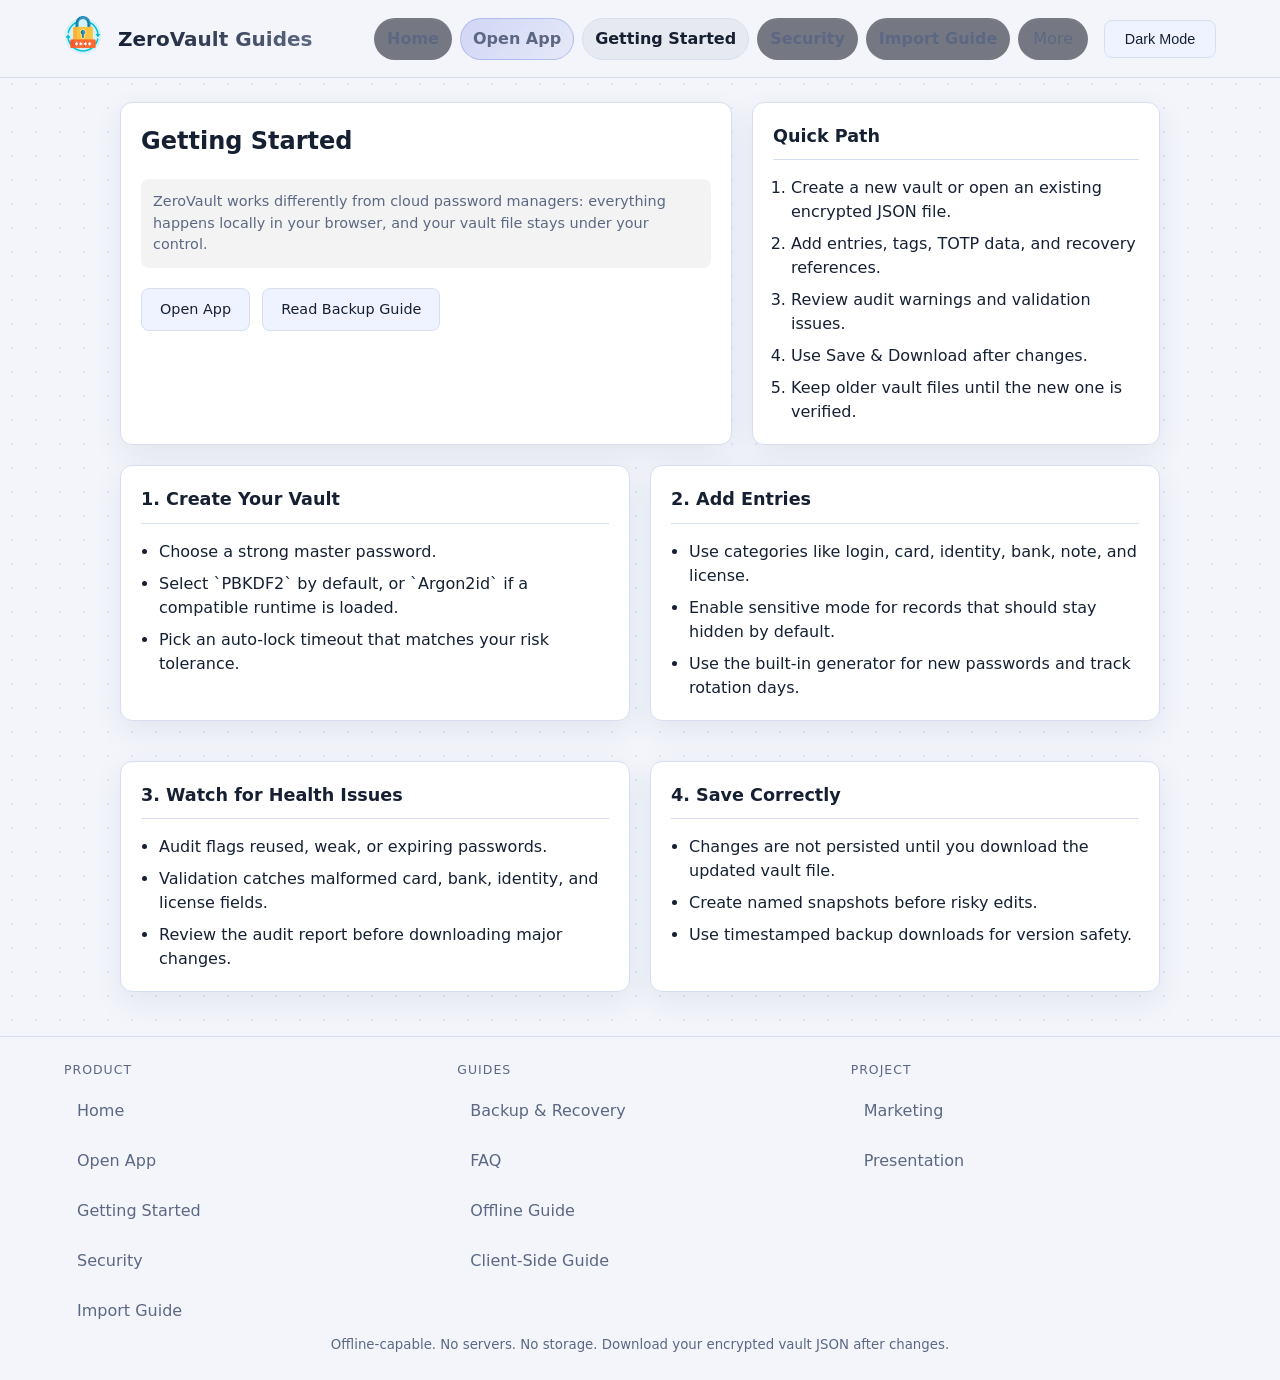
<file: getting-started.html>
<!doctype html>
<html lang="en">
<head>
  <meta charset="UTF-8" />
  <meta name="viewport" content="width=device-width, initial-scale=1.0" />
  <meta name="description" content="Get started with ZeroVault: create a vault, add entries, save safely, and understand the offline workflow." />
  <meta name="keywords" content="how to use offline password manager, get started password vault, ZeroVault setup, encrypted vault tutorial" />
  <meta name="robots" content="index, follow" />
  <meta name="theme-color" content="#161b2e" />
  <title>ZeroVault Getting Started | How to Use an Offline Password Manager</title>
  <link rel="canonical" href="https://mehedimk.github.io/ZeroVault/getting-started.html" />
  <meta property="og:title" content="ZeroVault Getting Started" />
  <meta property="og:description" content="Learn how to create a vault, add entries, review audits, and save safely in ZeroVault." />
  <meta property="og:type" content="article" />
  <meta property="og:url" content="https://mehedimk.github.io/ZeroVault/getting-started.html" />
  <meta property="og:image" content="https://mehedimk.github.io/ZeroVault/og-image.png" />
  <meta name="twitter:card" content="summary_large_image" />
  <meta name="twitter:title" content="ZeroVault Getting Started" />
  <meta name="twitter:description" content="How to create, use, and safely save an offline password vault with ZeroVault." />
  <meta name="twitter:image" content="https://mehedimk.github.io/ZeroVault/og-image.png" />
  <script type="application/ld+json">
    {
      "@context": "https://schema.org",
      "@type": "HowTo",
      "name": "How to get started with ZeroVault",
      "url": "https://mehedimk.github.io/ZeroVault/getting-started.html",
      "step": [
        {"@type": "HowToStep", "text": "Create a new vault or open an existing encrypted JSON file."},
        {"@type": "HowToStep", "text": "Add entries, tags, TOTP data, and recovery references."},
        {"@type": "HowToStep", "text": "Review audit warnings and validation issues."},
        {"@type": "HowToStep", "text": "Download the updated vault file after changes."}
      ]
    }
  </script>
  <script async src="https://www.googletagmanager.com/gtag/js?id=G-GKWHTWD2LG"></script>
  <script>
    window.dataLayer = window.dataLayer || [];
    function gtag() { dataLayer.push(arguments); }
    gtag('js', new Date());
    gtag('config', 'G-GKWHTWD2LG');
  </script>
  <script src="src/theme.js"></script>
  <link rel="stylesheet" href="styles.css" />
  <link rel="icon" href="favicon.png" sizes="16x16" type="image/png" />
  <link rel="apple-touch-icon" href="apple-touch-icon.png" sizes="180x180" />
  <link rel="manifest" href="manifest.webmanifest" />
</head>
<body>
  <a class="skip-link" href="#content">Skip to content</a>
  <header class="header">
    <div class="header-left">
      <a href="./index.html"><img src="logo.png" alt="ZeroVault Logo" class="logo" /></a>
      <h1>ZeroVault Guides</h1>
    </div>
    <div class="header-right">
      <nav class="header-nav" aria-label="Primary">
        <a href="./index.html">Home</a>
        <a href="./app.html">Open App</a>
        <a href="./getting-started.html" class="active">Getting Started</a>
        <a href="./security.html">Security</a>
        <a href="./backup-recovery.html">Backup & Recovery</a>
        <a href="./import-guide.html">Import Guide</a>
        <a href="./faq.html">FAQ</a>
        <a href="./marketing-copy.html">Marketing</a>
        <a href="./presentation-summary.html">Presentation</a>
        <a href="./offline-password-manager.html">Offline Guide</a>
        <a href="./client-side-password-manager.html">Client-Side Guide</a>
      </nav>
    </div>
  </header>
  <main class="container docs-layout" id="content">
    <section class="docs-hero">
      <div class="card">
        <h2>Getting Started</h2>
        <p class="notice">ZeroVault works differently from cloud password managers: everything happens locally in your browser, and your vault file stays under your control.</p>
        <div class="docs-actions actions wrap">
          <a class="button-link" href="./app.html">Open App</a>
          <a class="button-link" href="./backup-recovery.html">Read Backup Guide</a>
        </div>
      </div>
      <div class="card">
        <h3>Quick Path</h3>
        <ol class="docs-list">
          <li>Create a new vault or open an existing encrypted JSON file.</li>
          <li>Add entries, tags, TOTP data, and recovery references.</li>
          <li>Review audit warnings and validation issues.</li>
          <li>Use Save & Download after changes.</li>
          <li>Keep older vault files until the new one is verified.</li>
        </ol>
      </div>
    </section>

    <section class="docs-grid">
      <article class="card">
        <h3>1. Create Your Vault</h3>
        <ul class="docs-list">
          <li>Choose a strong master password.</li>
          <li>Select `PBKDF2` by default, or `Argon2id` if a compatible runtime is loaded.</li>
          <li>Pick an auto-lock timeout that matches your risk tolerance.</li>
        </ul>
      </article>
      <article class="card">
        <h3>2. Add Entries</h3>
        <ul class="docs-list">
          <li>Use categories like login, card, identity, bank, note, and license.</li>
          <li>Enable sensitive mode for records that should stay hidden by default.</li>
          <li>Use the built-in generator for new passwords and track rotation days.</li>
        </ul>
      </article>
      <article class="card">
        <h3>3. Watch for Health Issues</h3>
        <ul class="docs-list">
          <li>Audit flags reused, weak, or expiring passwords.</li>
          <li>Validation catches malformed card, bank, identity, and license fields.</li>
          <li>Review the audit report before downloading major changes.</li>
        </ul>
      </article>
      <article class="card">
        <h3>4. Save Correctly</h3>
        <ul class="docs-list">
          <li>Changes are not persisted until you download the updated vault file.</li>
          <li>Create named snapshots before risky edits.</li>
          <li>Use timestamped backup downloads for version safety.</li>
        </ul>
      </article>
    </section>
  </main>
  <footer class="footer">
    <nav class="footer-nav" aria-label="Footer">
      <a href="./index.html">Home</a>
      <a href="./app.html">Open App</a>
      <a href="./getting-started.html">Getting Started</a>
      <a href="./security.html">Security</a>
      <a href="./backup-recovery.html">Backup & Recovery</a>
      <a href="./import-guide.html">Import Guide</a>
      <a href="./faq.html">FAQ</a>
      <a href="./marketing-copy.html">Marketing</a>
      <a href="./presentation-summary.html">Presentation</a>
      <a href="./offline-password-manager.html">Offline Guide</a>
      <a href="./client-side-password-manager.html">Client-Side Guide</a>
    </nav>
    <small>Offline-capable. No servers. No storage. Download your encrypted vault JSON after changes.</small>
  </footer>
</body>
</html>
</file>
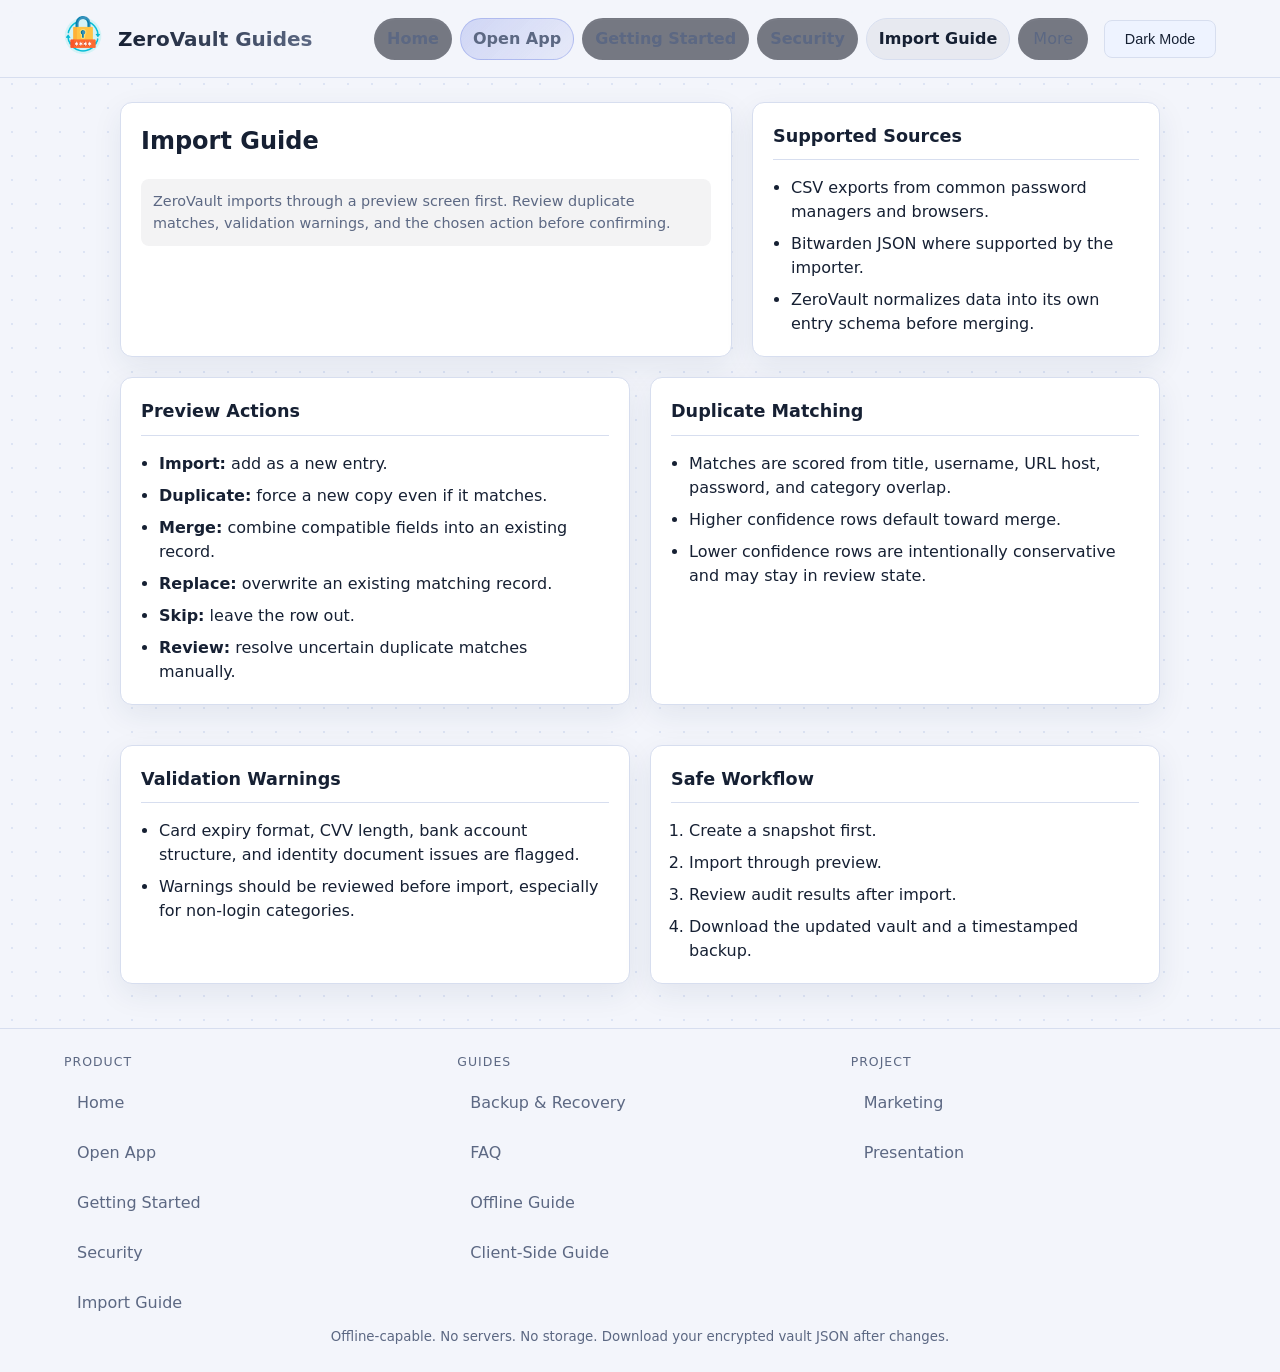
<file: import-guide.html>
<!doctype html>
<html lang="en">
<head>
  <meta charset="UTF-8" />
  <meta name="viewport" content="width=device-width, initial-scale=1.0" />
  <meta name="description" content="Guide for importing into ZeroVault: supported formats, preview flow, duplicate matching, and merge behavior." />
  <meta name="keywords" content="import password manager csv, import bitwarden json, password vault import guide, duplicate matching password import" />
  <meta name="robots" content="index, follow" />
  <meta name="theme-color" content="#161b2e" />
  <title>ZeroVault Import Guide | Import Password Manager Data Safely</title>
  <link rel="canonical" href="https://mehedimk.github.io/ZeroVault/import-guide.html" />
  <meta property="og:title" content="ZeroVault Import Guide" />
  <meta property="og:description" content="Learn how ZeroVault handles import preview, duplicate matching, validation warnings, and safe merge workflows." />
  <meta property="og:type" content="article" />
  <meta property="og:url" content="https://mehedimk.github.io/ZeroVault/import-guide.html" />
  <meta property="og:image" content="https://mehedimk.github.io/ZeroVault/og-image.png" />
  <meta name="twitter:card" content="summary_large_image" />
  <meta name="twitter:title" content="ZeroVault Import Guide" />
  <meta name="twitter:description" content="Import CSV and JSON password manager exports with preview, duplicate review, and safe merge controls." />
  <meta name="twitter:image" content="https://mehedimk.github.io/ZeroVault/og-image.png" />
  <script async src="https://www.googletagmanager.com/gtag/js?id=G-GKWHTWD2LG"></script>
  <script>
    window.dataLayer = window.dataLayer || [];
    function gtag() { dataLayer.push(arguments); }
    gtag('js', new Date());
    gtag('config', 'G-GKWHTWD2LG');
  </script>
  <script src="src/theme.js"></script>
  <link rel="stylesheet" href="styles.css" />
  <link rel="icon" href="favicon.png" sizes="16x16" type="image/png" />
  <link rel="apple-touch-icon" href="apple-touch-icon.png" sizes="180x180" />
  <link rel="manifest" href="manifest.webmanifest" />
</head>
<body>
  <a class="skip-link" href="#content">Skip to content</a>
  <header class="header">
    <div class="header-left">
      <a href="./index.html"><img src="logo.png" alt="ZeroVault Logo" class="logo" /></a>
      <h1>ZeroVault Guides</h1>
    </div>
    <div class="header-right">
      <nav class="header-nav" aria-label="Primary">
        <a href="./index.html">Home</a>
        <a href="./app.html">Open App</a>
        <a href="./getting-started.html">Getting Started</a>
        <a href="./security.html">Security</a>
        <a href="./backup-recovery.html">Backup & Recovery</a>
        <a href="./import-guide.html" class="active">Import Guide</a>
        <a href="./faq.html">FAQ</a>
        <a href="./marketing-copy.html">Marketing</a>
        <a href="./presentation-summary.html">Presentation</a>
        <a href="./offline-password-manager.html">Offline Guide</a>
        <a href="./client-side-password-manager.html">Client-Side Guide</a>
      </nav>
    </div>
  </header>
  <main class="container docs-layout" id="content">
    <section class="docs-hero">
      <div class="card">
        <h2>Import Guide</h2>
        <p class="notice">ZeroVault imports through a preview screen first. Review duplicate matches, validation warnings, and the chosen action before confirming.</p>
      </div>
      <div class="card">
        <h3>Supported Sources</h3>
        <ul class="docs-list">
          <li>CSV exports from common password managers and browsers.</li>
          <li>Bitwarden JSON where supported by the importer.</li>
          <li>ZeroVault normalizes data into its own entry schema before merging.</li>
        </ul>
      </div>
    </section>

    <section class="docs-grid">
      <article class="card">
        <h3>Preview Actions</h3>
        <ul class="docs-list">
          <li><strong>Import:</strong> add as a new entry.</li>
          <li><strong>Duplicate:</strong> force a new copy even if it matches.</li>
          <li><strong>Merge:</strong> combine compatible fields into an existing record.</li>
          <li><strong>Replace:</strong> overwrite an existing matching record.</li>
          <li><strong>Skip:</strong> leave the row out.</li>
          <li><strong>Review:</strong> resolve uncertain duplicate matches manually.</li>
        </ul>
      </article>
      <article class="card">
        <h3>Duplicate Matching</h3>
        <ul class="docs-list">
          <li>Matches are scored from title, username, URL host, password, and category overlap.</li>
          <li>Higher confidence rows default toward merge.</li>
          <li>Lower confidence rows are intentionally conservative and may stay in review state.</li>
        </ul>
      </article>
      <article class="card">
        <h3>Validation Warnings</h3>
        <ul class="docs-list">
          <li>Card expiry format, CVV length, bank account structure, and identity document issues are flagged.</li>
          <li>Warnings should be reviewed before import, especially for non-login categories.</li>
        </ul>
      </article>
      <article class="card">
        <h3>Safe Workflow</h3>
        <ol class="docs-list">
          <li>Create a snapshot first.</li>
          <li>Import through preview.</li>
          <li>Review audit results after import.</li>
          <li>Download the updated vault and a timestamped backup.</li>
        </ol>
      </article>
    </section>
  </main>
  <footer class="footer">
    <nav class="footer-nav" aria-label="Footer">
      <a href="./index.html">Home</a>
      <a href="./app.html">Open App</a>
      <a href="./getting-started.html">Getting Started</a>
      <a href="./security.html">Security</a>
      <a href="./backup-recovery.html">Backup & Recovery</a>
      <a href="./import-guide.html">Import Guide</a>
      <a href="./faq.html">FAQ</a>
      <a href="./marketing-copy.html">Marketing</a>
      <a href="./presentation-summary.html">Presentation</a>
      <a href="./offline-password-manager.html">Offline Guide</a>
      <a href="./client-side-password-manager.html">Client-Side Guide</a>
    </nav>
    <small>Offline-capable. No servers. No storage. Download your encrypted vault JSON after changes.</small>
  </footer>
</body>
</html>
</file>
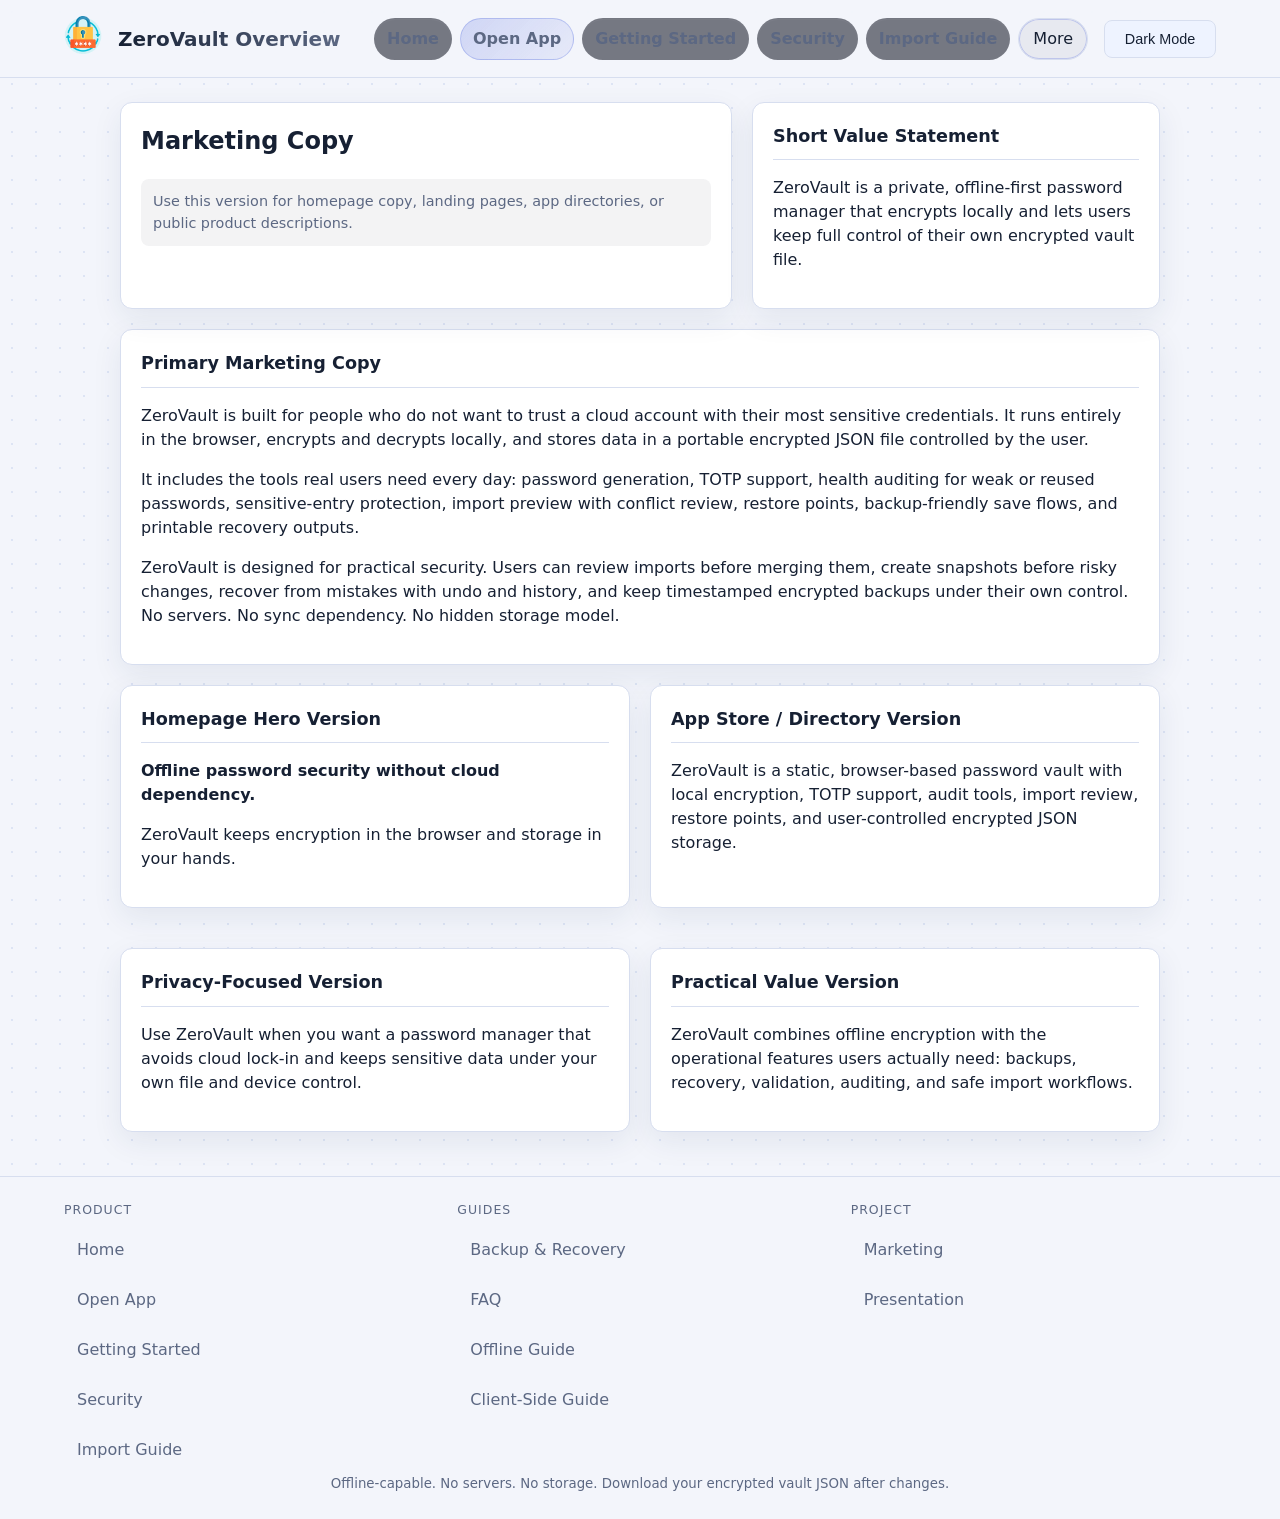
<file: marketing-copy.html>
<!doctype html>
<html lang="en">
<head>
  <meta charset="UTF-8" />
  <meta name="viewport" content="width=device-width, initial-scale=1.0" />
  <meta name="description" content="User-facing marketing copy for ZeroVault, the offline-first password vault with local encryption and portable encrypted JSON storage." />
  <meta name="keywords" content="offline password manager marketing, portable password vault, no cloud password manager" />
  <meta name="robots" content="index, follow" />
  <meta name="theme-color" content="#161b2e" />
  <title>ZeroVault Marketing Copy | Offline Password Manager Positioning</title>
  <link rel="canonical" href="https://mehedimk.github.io/ZeroVault/marketing-copy.html" />
  <meta property="og:title" content="ZeroVault Marketing Copy" />
  <meta property="og:description" content="User-facing positioning and messaging for ZeroVault as an offline password manager with local encryption." />
  <meta property="og:type" content="article" />
  <meta property="og:url" content="https://mehedimk.github.io/ZeroVault/marketing-copy.html" />
  <meta property="og:image" content="https://mehedimk.github.io/ZeroVault/og-image.png" />
  <meta name="twitter:card" content="summary_large_image" />
  <meta name="twitter:title" content="ZeroVault Marketing Copy" />
  <meta name="twitter:description" content="User-facing messaging for an offline password manager with local encryption and portable encrypted JSON storage." />
  <meta name="twitter:image" content="https://mehedimk.github.io/ZeroVault/og-image.png" />
  <script async src="https://www.googletagmanager.com/gtag/js?id=G-GKWHTWD2LG"></script>
  <script>
    window.dataLayer = window.dataLayer || [];
    function gtag() { dataLayer.push(arguments); }
    gtag('js', new Date());
    gtag('config', 'G-GKWHTWD2LG');
  </script>
  <script src="src/theme.js"></script>
  <link rel="stylesheet" href="styles.css" />
  <link rel="icon" href="favicon.png" sizes="16x16" type="image/png" />
  <link rel="apple-touch-icon" href="apple-touch-icon.png" sizes="180x180" />
  <link rel="manifest" href="manifest.webmanifest" />
</head>
<body>
  <a class="skip-link" href="#content">Skip to content</a>
  <header class="header">
    <div class="header-left">
      <a href="./index.html"><img src="logo.png" alt="ZeroVault Logo" class="logo" /></a>
      <h1>ZeroVault Overview</h1>
    </div>
    <div class="header-right">
      <nav class="header-nav" aria-label="Primary">
        <a href="./index.html">Home</a>
        <a href="./app.html">Open App</a>
        <a href="./getting-started.html">Getting Started</a>
        <a href="./security.html">Security</a>
        <a href="./backup-recovery.html">Backup & Recovery</a>
        <a href="./import-guide.html">Import Guide</a>
        <a href="./faq.html">FAQ</a>
        <a href="./marketing-copy.html" class="active">Marketing</a>
        <a href="./presentation-summary.html">Presentation</a>
        <a href="./offline-password-manager.html">Offline Guide</a>
        <a href="./client-side-password-manager.html">Client-Side Guide</a>
      </nav>
    </div>
  </header>
  <main class="container docs-layout" id="content">
    <section class="docs-hero">
      <div class="card">
        <h2>Marketing Copy</h2>
        <p class="notice">Use this version for homepage copy, landing pages, app directories, or public product descriptions.</p>
      </div>
      <div class="card">
        <h3>Short Value Statement</h3>
        <p>ZeroVault is a private, offline-first password manager that encrypts locally and lets users keep full control of their own encrypted vault file.</p>
      </div>
    </section>

    <section class="card">
      <h3>Primary Marketing Copy</h3>
      <p>ZeroVault is built for people who do not want to trust a cloud account with their most sensitive credentials. It runs entirely in the browser, encrypts and decrypts locally, and stores data in a portable encrypted JSON file controlled by the user.</p>
      <p>It includes the tools real users need every day: password generation, TOTP support, health auditing for weak or reused passwords, sensitive-entry protection, import preview with conflict review, restore points, backup-friendly save flows, and printable recovery outputs.</p>
      <p>ZeroVault is designed for practical security. Users can review imports before merging them, create snapshots before risky changes, recover from mistakes with undo and history, and keep timestamped encrypted backups under their own control. No servers. No sync dependency. No hidden storage model.</p>
    </section>

    <section class="docs-grid">
      <article class="card">
        <h3>Homepage Hero Version</h3>
        <p><strong>Offline password security without cloud dependency.</strong></p>
        <p>ZeroVault keeps encryption in the browser and storage in your hands.</p>
      </article>
      <article class="card">
        <h3>App Store / Directory Version</h3>
        <p>ZeroVault is a static, browser-based password vault with local encryption, TOTP support, audit tools, import review, restore points, and user-controlled encrypted JSON storage.</p>
      </article>
      <article class="card">
        <h3>Privacy-Focused Version</h3>
        <p>Use ZeroVault when you want a password manager that avoids cloud lock-in and keeps sensitive data under your own file and device control.</p>
      </article>
      <article class="card">
        <h3>Practical Value Version</h3>
        <p>ZeroVault combines offline encryption with the operational features users actually need: backups, recovery, validation, auditing, and safe import workflows.</p>
      </article>
    </section>
  </main>
  <footer class="footer">
    <nav class="footer-nav" aria-label="Footer">
      <a href="./index.html">Home</a>
      <a href="./app.html">Open App</a>
      <a href="./getting-started.html">Getting Started</a>
      <a href="./security.html">Security</a>
      <a href="./backup-recovery.html">Backup & Recovery</a>
      <a href="./import-guide.html">Import Guide</a>
      <a href="./faq.html">FAQ</a>
      <a href="./marketing-copy.html">Marketing</a>
      <a href="./presentation-summary.html">Presentation</a>
      <a href="./offline-password-manager.html">Offline Guide</a>
      <a href="./client-side-password-manager.html">Client-Side Guide</a>
    </nav>
    <small>Offline-capable. No servers. No storage. Download your encrypted vault JSON after changes.</small>
  </footer>
</body>
</html>
</file>
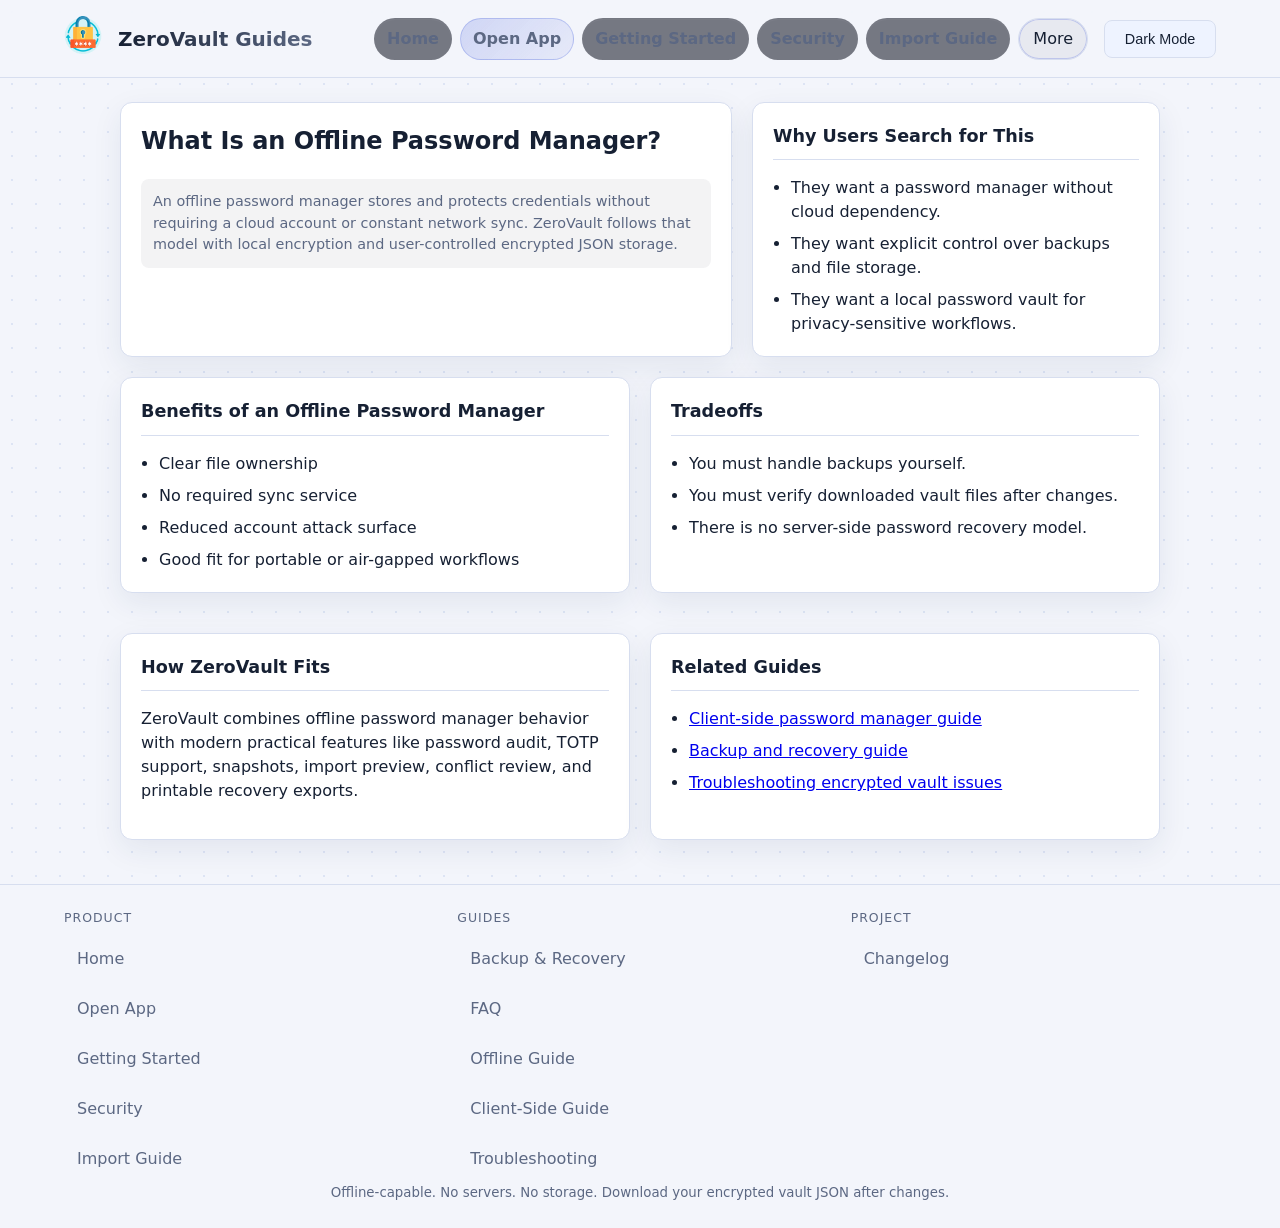
<file: offline-password-manager.html>
<!doctype html>
<html lang="en">
<head>
  <meta charset="UTF-8" />
  <meta name="viewport" content="width=device-width, initial-scale=1.0" />
  <title>Offline Password Manager Guide | ZeroVault</title>
  <meta name="description" content="Learn what an offline password manager is, why users choose it, and how ZeroVault approaches local encryption and portable vault storage." />
  <meta name="keywords" content="offline password manager, best offline password manager, local password vault, no cloud password manager" />
  <meta name="robots" content="index, follow" />
  <meta name="theme-color" content="#161b2e" />
  <link rel="canonical" href="https://mehedimk.github.io/ZeroVault/offline-password-manager.html" />
  <meta property="og:title" content="Offline Password Manager Guide | ZeroVault" />
  <meta property="og:description" content="Understand what an offline password manager is and how ZeroVault handles local encryption and user-controlled vault storage." />
  <meta property="og:type" content="article" />
  <meta property="og:url" content="https://mehedimk.github.io/ZeroVault/offline-password-manager.html" />
  <meta property="og:image" content="https://mehedimk.github.io/ZeroVault/og-image.png" />
  <meta name="twitter:card" content="summary_large_image" />
  <meta name="twitter:title" content="Offline Password Manager Guide | ZeroVault" />
  <meta name="twitter:description" content="A practical guide to offline password managers, local encryption, and portable vault storage." />
  <meta name="twitter:image" content="https://mehedimk.github.io/ZeroVault/og-image.png" />
  <script async src="https://www.googletagmanager.com/gtag/js?id=G-GKWHTWD2LG"></script>
  <script>
    window.dataLayer = window.dataLayer || [];
    function gtag() { dataLayer.push(arguments); }
    gtag('js', new Date());
    gtag('config', 'G-GKWHTWD2LG');
  </script>
  <script src="src/theme.js"></script>
  <link rel="stylesheet" href="styles.css" />
</head>
<body>
  <a class="skip-link" href="#content">Skip to content</a>
  <header class="header">
    <div class="header-left">
      <a href="./index.html"><img src="logo.png" alt="ZeroVault logo" class="logo" /></a>
      <h1>ZeroVault Guides</h1>
    </div>
    <div class="header-right">
      <nav class="header-nav" aria-label="Primary">
        <a href="./index.html">Home</a>
        <a href="./app.html">Open App</a>
        <a href="./getting-started.html">Getting Started</a>
        <a href="./security.html">Security</a>
        <a href="./backup-recovery.html">Backup & Recovery</a>
        <a href="./import-guide.html">Import Guide</a>
        <a href="./faq.html">FAQ</a>
        <a href="./offline-password-manager.html" class="active">Offline Guide</a>
        <a href="./client-side-password-manager.html">Client-Side Guide</a>
      </nav>
    </div>
  </header>
  <main class="container docs-layout" id="content">
    <section class="docs-hero">
      <div class="card">
        <h2>What Is an Offline Password Manager?</h2>
        <p class="notice">An offline password manager stores and protects credentials without requiring a cloud account or constant network sync. ZeroVault follows that model with local encryption and user-controlled encrypted JSON storage.</p>
      </div>
      <div class="card">
        <h3>Why Users Search for This</h3>
        <ul class="docs-list">
          <li>They want a password manager without cloud dependency.</li>
          <li>They want explicit control over backups and file storage.</li>
          <li>They want a local password vault for privacy-sensitive workflows.</li>
        </ul>
      </div>
    </section>
    <section class="docs-grid">
      <article class="card">
        <h3>Benefits of an Offline Password Manager</h3>
        <ul class="docs-list">
          <li>Clear file ownership</li>
          <li>No required sync service</li>
          <li>Reduced account attack surface</li>
          <li>Good fit for portable or air-gapped workflows</li>
        </ul>
      </article>
      <article class="card">
        <h3>Tradeoffs</h3>
        <ul class="docs-list">
          <li>You must handle backups yourself.</li>
          <li>You must verify downloaded vault files after changes.</li>
          <li>There is no server-side password recovery model.</li>
        </ul>
      </article>
      <article class="card">
        <h3>How ZeroVault Fits</h3>
        <p>ZeroVault combines offline password manager behavior with modern practical features like password audit, TOTP support, snapshots, import preview, conflict review, and printable recovery exports.</p>
      </article>
      <article class="card">
        <h3>Related Guides</h3>
        <ul class="docs-list">
          <li><a href="./client-side-password-manager.html">Client-side password manager guide</a></li>
          <li><a href="./backup-recovery.html">Backup and recovery guide</a></li>
          <li><a href="./troubleshooting.html">Troubleshooting encrypted vault issues</a></li>
        </ul>
      </article>
    </section>
  </main>
  <footer class="footer">
    <nav class="footer-nav" aria-label="Footer">
      <a href="./index.html">Home</a>
      <a href="./app.html">Open App</a>
      <a href="./getting-started.html">Getting Started</a>
      <a href="./security.html">Security</a>
      <a href="./backup-recovery.html">Backup & Recovery</a>
      <a href="./import-guide.html">Import Guide</a>
      <a href="./faq.html">FAQ</a>
      <a href="./offline-password-manager.html">Offline Guide</a>
      <a href="./client-side-password-manager.html">Client-Side Guide</a>
      <a href="./changelog.html">Changelog</a>
      <a href="./troubleshooting.html">Troubleshooting</a>
    </nav>
    <small>Offline-capable. No servers. No storage. Download your encrypted vault JSON after changes.</small>
  </footer>
</body>
</html>
</file>
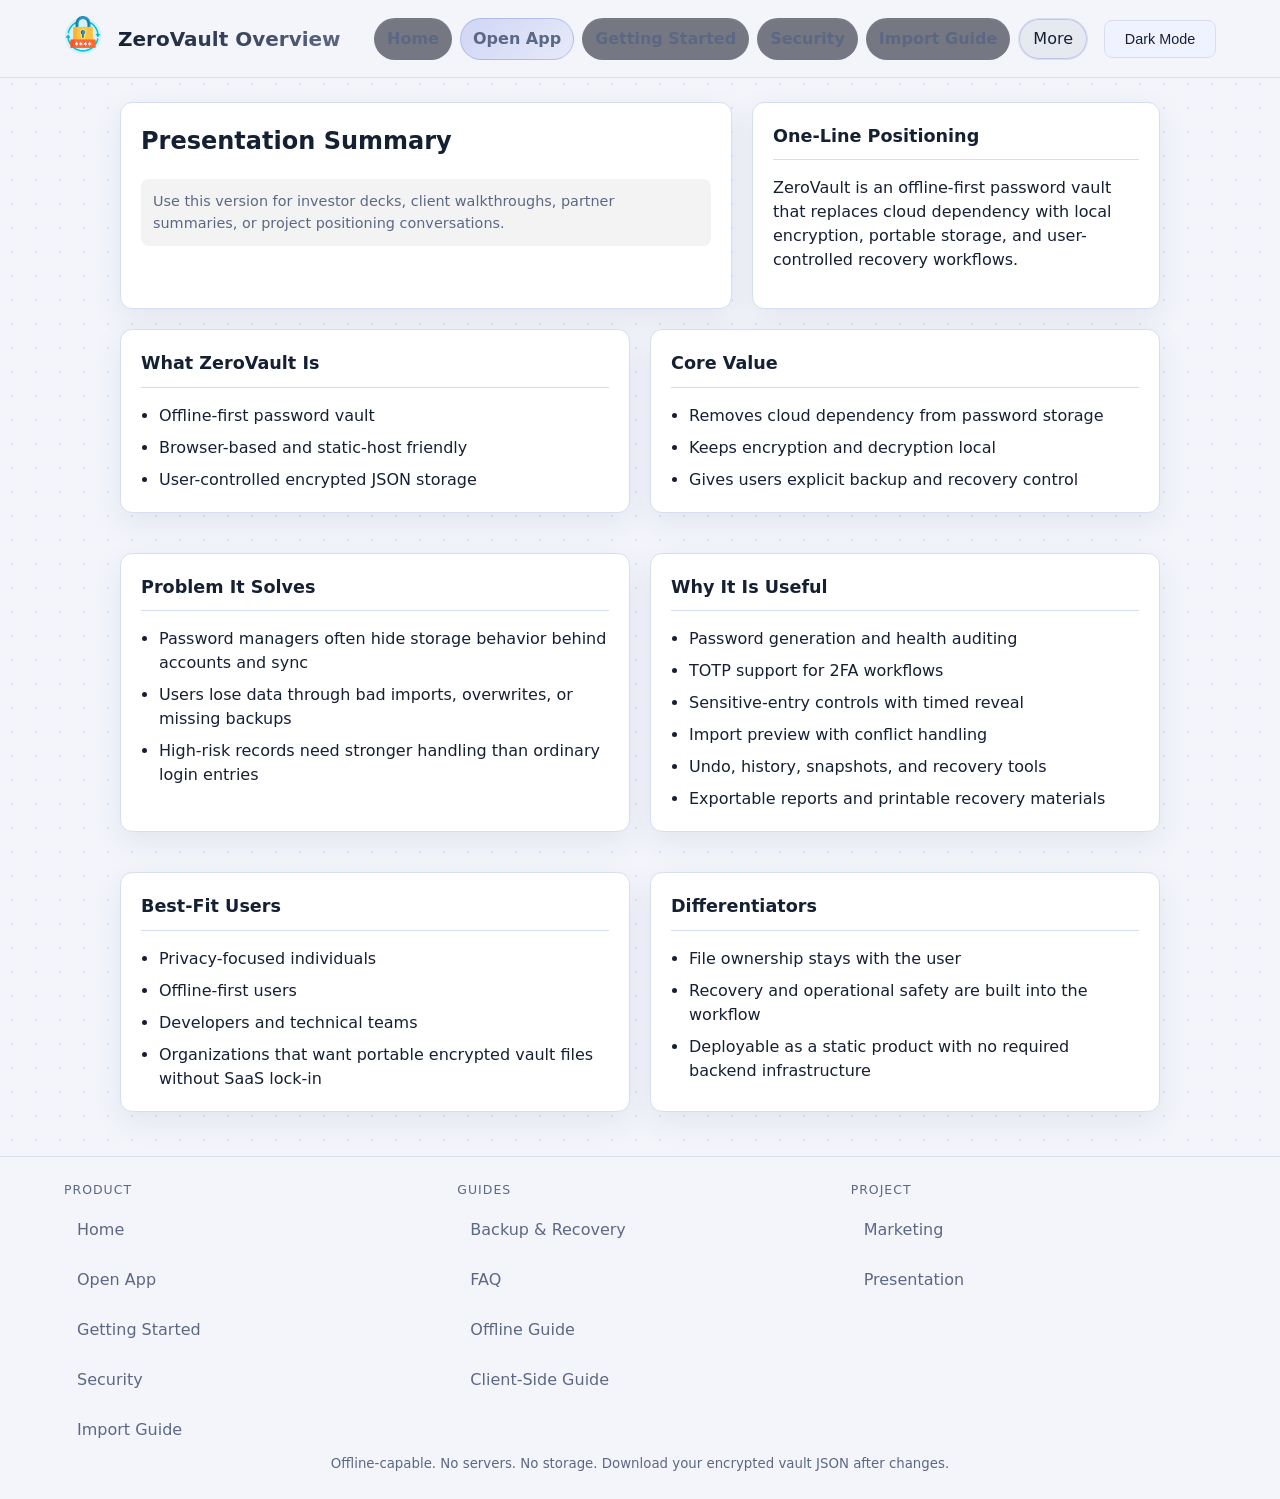
<file: presentation-summary.html>
<!doctype html>
<html lang="en">
<head>
  <meta charset="UTF-8" />
  <meta name="viewport" content="width=device-width, initial-scale=1.0" />
  <meta name="description" content="Investor and client presentation summary for ZeroVault, including positioning, value, user fit, and key differentiators." />
  <meta name="keywords" content="password manager product summary, offline password manager presentation, client-side vault overview" />
  <meta name="robots" content="index, follow" />
  <meta name="theme-color" content="#161b2e" />
  <title>ZeroVault Presentation Summary | Offline Password Manager Overview</title>
  <link rel="canonical" href="https://mehedimk.github.io/ZeroVault/presentation-summary.html" />
  <meta property="og:title" content="ZeroVault Presentation Summary" />
  <meta property="og:description" content="Investor and client presentation summary for ZeroVault, including value, fit, and differentiators." />
  <meta property="og:type" content="article" />
  <meta property="og:url" content="https://mehedimk.github.io/ZeroVault/presentation-summary.html" />
  <meta property="og:image" content="https://mehedimk.github.io/ZeroVault/og-image.png" />
  <meta name="twitter:card" content="summary_large_image" />
  <meta name="twitter:title" content="ZeroVault Presentation Summary" />
  <meta name="twitter:description" content="Product summary for ZeroVault as an offline password manager with local encryption and user-controlled recovery." />
  <meta name="twitter:image" content="https://mehedimk.github.io/ZeroVault/og-image.png" />
  <script async src="https://www.googletagmanager.com/gtag/js?id=G-GKWHTWD2LG"></script>
  <script>
    window.dataLayer = window.dataLayer || [];
    function gtag() { dataLayer.push(arguments); }
    gtag('js', new Date());
    gtag('config', 'G-GKWHTWD2LG');
  </script>
  <script src="src/theme.js"></script>
  <link rel="stylesheet" href="styles.css" />
  <link rel="icon" href="favicon.png" sizes="16x16" type="image/png" />
  <link rel="apple-touch-icon" href="apple-touch-icon.png" sizes="180x180" />
  <link rel="manifest" href="manifest.webmanifest" />
</head>
<body>
  <a class="skip-link" href="#content">Skip to content</a>
  <header class="header">
    <div class="header-left">
      <a href="./index.html"><img src="logo.png" alt="ZeroVault Logo" class="logo" /></a>
      <h1>ZeroVault Overview</h1>
    </div>
    <div class="header-right">
      <nav class="header-nav" aria-label="Primary">
        <a href="./index.html">Home</a>
        <a href="./app.html">Open App</a>
        <a href="./getting-started.html">Getting Started</a>
        <a href="./security.html">Security</a>
        <a href="./backup-recovery.html">Backup & Recovery</a>
        <a href="./import-guide.html">Import Guide</a>
        <a href="./faq.html">FAQ</a>
        <a href="./marketing-copy.html">Marketing</a>
        <a href="./presentation-summary.html" class="active">Presentation</a>
        <a href="./offline-password-manager.html">Offline Guide</a>
        <a href="./client-side-password-manager.html">Client-Side Guide</a>
      </nav>
    </div>
  </header>
  <main class="container docs-layout" id="content">
    <section class="docs-hero">
      <div class="card">
        <h2>Presentation Summary</h2>
        <p class="notice">Use this version for investor decks, client walkthroughs, partner summaries, or project positioning conversations.</p>
      </div>
      <div class="card">
        <h3>One-Line Positioning</h3>
        <p>ZeroVault is an offline-first password vault that replaces cloud dependency with local encryption, portable storage, and user-controlled recovery workflows.</p>
      </div>
    </section>

    <section class="docs-grid">
      <article class="card">
        <h3>What ZeroVault Is</h3>
        <ul class="docs-list">
          <li>Offline-first password vault</li>
          <li>Browser-based and static-host friendly</li>
          <li>User-controlled encrypted JSON storage</li>
        </ul>
      </article>
      <article class="card">
        <h3>Core Value</h3>
        <ul class="docs-list">
          <li>Removes cloud dependency from password storage</li>
          <li>Keeps encryption and decryption local</li>
          <li>Gives users explicit backup and recovery control</li>
        </ul>
      </article>
      <article class="card">
        <h3>Problem It Solves</h3>
        <ul class="docs-list">
          <li>Password managers often hide storage behavior behind accounts and sync</li>
          <li>Users lose data through bad imports, overwrites, or missing backups</li>
          <li>High-risk records need stronger handling than ordinary login entries</li>
        </ul>
      </article>
      <article class="card">
        <h3>Why It Is Useful</h3>
        <ul class="docs-list">
          <li>Password generation and health auditing</li>
          <li>TOTP support for 2FA workflows</li>
          <li>Sensitive-entry controls with timed reveal</li>
          <li>Import preview with conflict handling</li>
          <li>Undo, history, snapshots, and recovery tools</li>
          <li>Exportable reports and printable recovery materials</li>
        </ul>
      </article>
      <article class="card">
        <h3>Best-Fit Users</h3>
        <ul class="docs-list">
          <li>Privacy-focused individuals</li>
          <li>Offline-first users</li>
          <li>Developers and technical teams</li>
          <li>Organizations that want portable encrypted vault files without SaaS lock-in</li>
        </ul>
      </article>
      <article class="card">
        <h3>Differentiators</h3>
        <ul class="docs-list">
          <li>File ownership stays with the user</li>
          <li>Recovery and operational safety are built into the workflow</li>
          <li>Deployable as a static product with no required backend infrastructure</li>
        </ul>
      </article>
    </section>
  </main>
  <footer class="footer">
    <nav class="footer-nav" aria-label="Footer">
      <a href="./index.html">Home</a>
      <a href="./app.html">Open App</a>
      <a href="./getting-started.html">Getting Started</a>
      <a href="./security.html">Security</a>
      <a href="./backup-recovery.html">Backup & Recovery</a>
      <a href="./import-guide.html">Import Guide</a>
      <a href="./faq.html">FAQ</a>
      <a href="./marketing-copy.html">Marketing</a>
      <a href="./presentation-summary.html">Presentation</a>
      <a href="./offline-password-manager.html">Offline Guide</a>
      <a href="./client-side-password-manager.html">Client-Side Guide</a>
    </nav>
    <small>Offline-capable. No servers. No storage. Download your encrypted vault JSON after changes.</small>
  </footer>
</body>
</html>
</file>
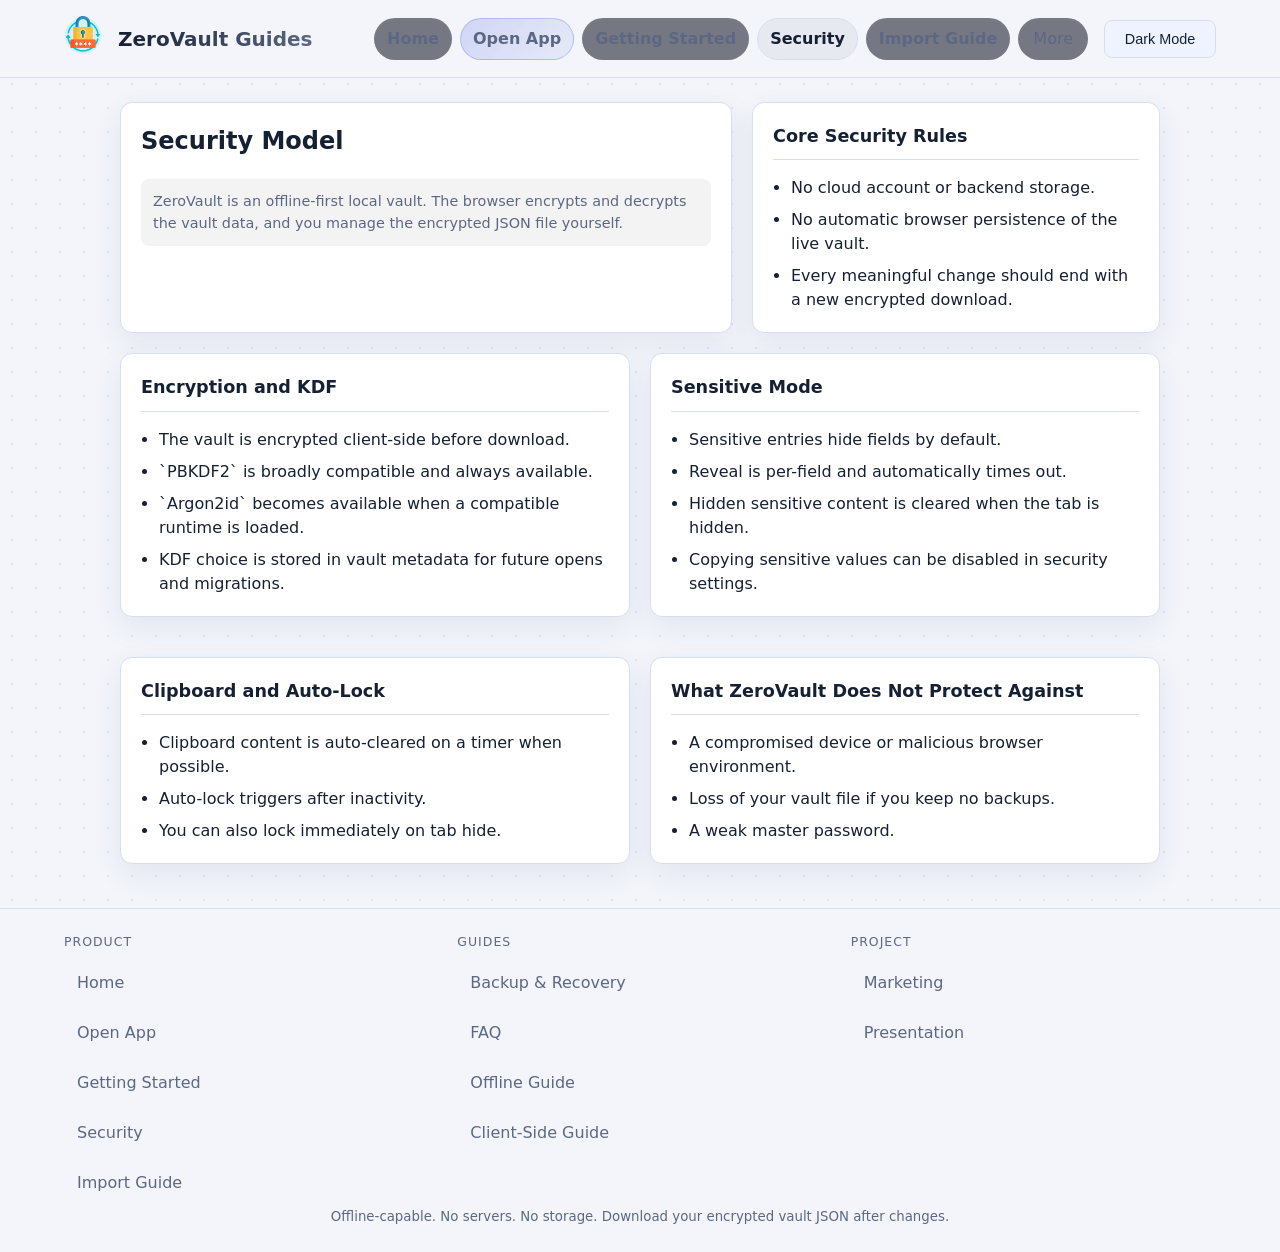
<file: security.html>
<!doctype html>
<html lang="en">
<head>
  <meta charset="UTF-8" />
  <meta name="viewport" content="width=device-width, initial-scale=1.0" />
  <meta name="description" content="Understand ZeroVault security: local encryption, KDF settings, sensitive mode, clipboard rules, and offline limits." />
  <meta name="keywords" content="client-side password manager security, offline password manager security, local encryption password vault" />
  <meta name="robots" content="index, follow" />
  <meta name="theme-color" content="#161b2e" />
  <title>ZeroVault Security | Client-Side Password Manager Security Model</title>
  <link rel="canonical" href="https://mehedimk.github.io/ZeroVault/security.html" />
  <meta property="og:title" content="ZeroVault Security" />
  <meta property="og:description" content="Understand the local encryption, KDF settings, sensitive mode, clipboard rules, and offline security model of ZeroVault." />
  <meta property="og:type" content="article" />
  <meta property="og:url" content="https://mehedimk.github.io/ZeroVault/security.html" />
  <meta property="og:image" content="https://mehedimk.github.io/ZeroVault/og-image.png" />
  <meta name="twitter:card" content="summary_large_image" />
  <meta name="twitter:title" content="ZeroVault Security" />
  <meta name="twitter:description" content="Learn how ZeroVault handles local encryption, KDF settings, sensitive mode, and offline security." />
  <meta name="twitter:image" content="https://mehedimk.github.io/ZeroVault/og-image.png" />
  <script async src="https://www.googletagmanager.com/gtag/js?id=G-GKWHTWD2LG"></script>
  <script>
    window.dataLayer = window.dataLayer || [];
    function gtag() { dataLayer.push(arguments); }
    gtag('js', new Date());
    gtag('config', 'G-GKWHTWD2LG');
  </script>
  <script src="src/theme.js"></script>
  <link rel="stylesheet" href="styles.css" />
  <link rel="icon" href="favicon.png" sizes="16x16" type="image/png" />
  <link rel="apple-touch-icon" href="apple-touch-icon.png" sizes="180x180" />
  <link rel="manifest" href="manifest.webmanifest" />
</head>
<body>
  <a class="skip-link" href="#content">Skip to content</a>
  <header class="header">
    <div class="header-left">
      <a href="./index.html"><img src="logo.png" alt="ZeroVault Logo" class="logo" /></a>
      <h1>ZeroVault Guides</h1>
    </div>
    <div class="header-right">
      <nav class="header-nav" aria-label="Primary">
        <a href="./index.html">Home</a>
        <a href="./app.html">Open App</a>
        <a href="./getting-started.html">Getting Started</a>
        <a href="./security.html" class="active">Security</a>
        <a href="./backup-recovery.html">Backup & Recovery</a>
        <a href="./import-guide.html">Import Guide</a>
        <a href="./faq.html">FAQ</a>
        <a href="./marketing-copy.html">Marketing</a>
        <a href="./presentation-summary.html">Presentation</a>
        <a href="./offline-password-manager.html">Offline Guide</a>
        <a href="./client-side-password-manager.html">Client-Side Guide</a>
      </nav>
    </div>
  </header>
  <main class="container docs-layout" id="content">
    <section class="docs-hero">
      <div class="card">
        <h2>Security Model</h2>
        <p class="notice">ZeroVault is an offline-first local vault. The browser encrypts and decrypts the vault data, and you manage the encrypted JSON file yourself.</p>
      </div>
      <div class="card">
        <h3>Core Security Rules</h3>
        <ul class="docs-list">
          <li>No cloud account or backend storage.</li>
          <li>No automatic browser persistence of the live vault.</li>
          <li>Every meaningful change should end with a new encrypted download.</li>
        </ul>
      </div>
    </section>

    <section class="docs-grid">
      <article class="card">
        <h3>Encryption and KDF</h3>
        <ul class="docs-list">
          <li>The vault is encrypted client-side before download.</li>
          <li>`PBKDF2` is broadly compatible and always available.</li>
          <li>`Argon2id` becomes available when a compatible runtime is loaded.</li>
          <li>KDF choice is stored in vault metadata for future opens and migrations.</li>
        </ul>
      </article>
      <article class="card">
        <h3>Sensitive Mode</h3>
        <ul class="docs-list">
          <li>Sensitive entries hide fields by default.</li>
          <li>Reveal is per-field and automatically times out.</li>
          <li>Hidden sensitive content is cleared when the tab is hidden.</li>
          <li>Copying sensitive values can be disabled in security settings.</li>
        </ul>
      </article>
      <article class="card">
        <h3>Clipboard and Auto-Lock</h3>
        <ul class="docs-list">
          <li>Clipboard content is auto-cleared on a timer when possible.</li>
          <li>Auto-lock triggers after inactivity.</li>
          <li>You can also lock immediately on tab hide.</li>
        </ul>
      </article>
      <article class="card">
        <h3>What ZeroVault Does Not Protect Against</h3>
        <ul class="docs-list">
          <li>A compromised device or malicious browser environment.</li>
          <li>Loss of your vault file if you keep no backups.</li>
          <li>A weak master password.</li>
        </ul>
      </article>
    </section>
  </main>
  <footer class="footer">
    <nav class="footer-nav" aria-label="Footer">
      <a href="./index.html">Home</a>
      <a href="./app.html">Open App</a>
      <a href="./getting-started.html">Getting Started</a>
      <a href="./security.html">Security</a>
      <a href="./backup-recovery.html">Backup & Recovery</a>
      <a href="./import-guide.html">Import Guide</a>
      <a href="./faq.html">FAQ</a>
      <a href="./marketing-copy.html">Marketing</a>
      <a href="./presentation-summary.html">Presentation</a>
      <a href="./offline-password-manager.html">Offline Guide</a>
      <a href="./client-side-password-manager.html">Client-Side Guide</a>
    </nav>
    <small>Offline-capable. No servers. No storage. Download your encrypted vault JSON after changes.</small>
  </footer>
</body>
</html>
</file>
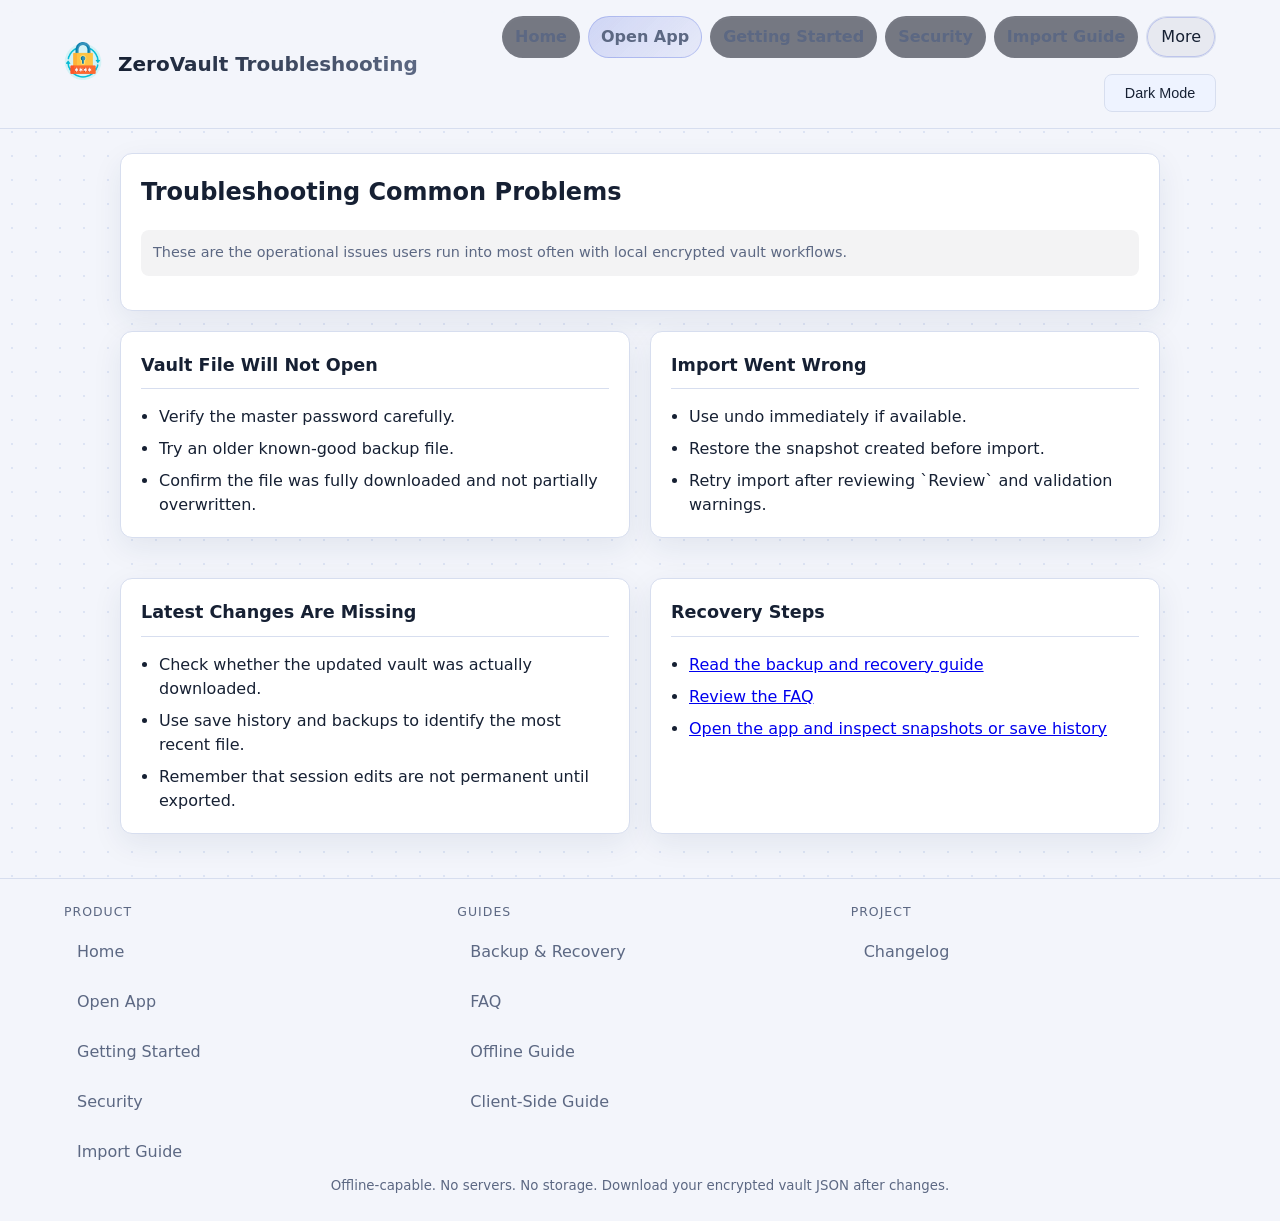
<file: troubleshooting.html>
<!doctype html>
<html lang="en">
<head>
  <meta charset="UTF-8" />
  <meta name="viewport" content="width=device-width, initial-scale=1.0" />
  <title>ZeroVault Troubleshooting</title>
  <meta name="description" content="Troubleshooting guide for ZeroVault, including what to do when a vault file will not open, imports go wrong, or backups need to be restored." />
  <meta name="keywords" content="password vault troubleshooting, encrypted vault file won't open, restore password vault backup" />
  <meta name="robots" content="index, follow" />
  <meta name="theme-color" content="#161b2e" />
  <link rel="canonical" href="https://mehedimk.github.io/ZeroVault/troubleshooting.html" />
  <meta property="og:title" content="ZeroVault Troubleshooting" />
  <meta property="og:description" content="Troubleshooting guide for vault open failures, import issues, and password vault recovery." />
  <meta property="og:type" content="article" />
  <meta property="og:url" content="https://mehedimk.github.io/ZeroVault/troubleshooting.html" />
  <meta property="og:image" content="https://mehedimk.github.io/ZeroVault/og-image.png" />
  <meta name="twitter:card" content="summary_large_image" />
  <meta name="twitter:title" content="ZeroVault Troubleshooting" />
  <meta name="twitter:description" content="Troubleshooting guide for encrypted vault errors, imports, and recovery workflows." />
  <meta name="twitter:image" content="https://mehedimk.github.io/ZeroVault/og-image.png" />
  <script async src="https://www.googletagmanager.com/gtag/js?id=G-GKWHTWD2LG"></script>
  <script>
    window.dataLayer = window.dataLayer || [];
    function gtag() { dataLayer.push(arguments); }
    gtag('js', new Date());
    gtag('config', 'G-GKWHTWD2LG');
  </script>
  <script src="src/theme.js"></script>
  <link rel="stylesheet" href="styles.css" />
</head>
<body>
  <a class="skip-link" href="#content">Skip to content</a>
  <header class="header">
    <div class="header-left">
      <a href="./index.html"><img src="logo.png" alt="ZeroVault logo" class="logo" /></a>
      <h1>ZeroVault Troubleshooting</h1>
    </div>
    <div class="header-right">
      <nav class="header-nav" aria-label="Primary">
        <a href="./index.html">Home</a>
        <a href="./app.html">Open App</a>
        <a href="./getting-started.html">Getting Started</a>
        <a href="./security.html">Security</a>
        <a href="./backup-recovery.html">Backup & Recovery</a>
        <a href="./import-guide.html">Import Guide</a>
        <a href="./faq.html">FAQ</a>
        <a href="./troubleshooting.html" class="active">Troubleshooting</a>
      </nav>
    </div>
  </header>
  <main class="container docs-layout" id="content">
    <section class="card">
      <h2>Troubleshooting Common Problems</h2>
      <p class="notice">These are the operational issues users run into most often with local encrypted vault workflows.</p>
    </section>
    <section class="docs-grid">
      <article class="card">
        <h3>Vault File Will Not Open</h3>
        <ul class="docs-list">
          <li>Verify the master password carefully.</li>
          <li>Try an older known-good backup file.</li>
          <li>Confirm the file was fully downloaded and not partially overwritten.</li>
        </ul>
      </article>
      <article class="card">
        <h3>Import Went Wrong</h3>
        <ul class="docs-list">
          <li>Use undo immediately if available.</li>
          <li>Restore the snapshot created before import.</li>
          <li>Retry import after reviewing `Review` and validation warnings.</li>
        </ul>
      </article>
      <article class="card">
        <h3>Latest Changes Are Missing</h3>
        <ul class="docs-list">
          <li>Check whether the updated vault was actually downloaded.</li>
          <li>Use save history and backups to identify the most recent file.</li>
          <li>Remember that session edits are not permanent until exported.</li>
        </ul>
      </article>
      <article class="card">
        <h3>Recovery Steps</h3>
        <ul class="docs-list">
          <li><a href="./backup-recovery.html">Read the backup and recovery guide</a></li>
          <li><a href="./faq.html">Review the FAQ</a></li>
          <li><a href="./index.html">Open the app and inspect snapshots or save history</a></li>
        </ul>
      </article>
    </section>
  </main>
  <footer class="footer">
    <nav class="footer-nav" aria-label="Footer">
      <a href="./index.html">Home</a>
      <a href="./app.html">Open App</a>
      <a href="./getting-started.html">Getting Started</a>
      <a href="./security.html">Security</a>
      <a href="./backup-recovery.html">Backup & Recovery</a>
      <a href="./import-guide.html">Import Guide</a>
      <a href="./faq.html">FAQ</a>
      <a href="./offline-password-manager.html">Offline Guide</a>
      <a href="./client-side-password-manager.html">Client-Side Guide</a>
      <a href="./changelog.html">Changelog</a>
    </nav>
    <small>Offline-capable. No servers. No storage. Download your encrypted vault JSON after changes.</small>
  </footer>
</body>
</html>
</file>
<file: styles.css>
/* Modern Reset & Base Styles */
:root {
  --bg: #0b0d12;
  --bg-dots: #121625;
  --panel: #161b2e;
  --panel-hover: #1c223a;
  --panel-soft: #101524;
  --text: #e9ecf1;
  --muted: #aab2c5;
  --primary: #5267df;
  --primary-hover: #3d50bf;
  --secondary: #1e2642;
  --secondary-hover: #293254;
  --danger: #ff5c7a;
  --danger-hover: #d6405d;
  --ok: #5cffb0;
  --border: #2e3952;
  --header-bg: rgba(11, 13, 18, 0.85);
  --surface-overlay: rgba(255, 255, 255, 0.04);
  --surface-contrast: #ffffff;
  --surface-contrast-text: #111111;
  --table-head-bg: rgba(15, 19, 32, 0.95);
  --mobile-row-bg: rgba(255, 255, 255, 0.02);
  --focus-ring: rgba(92, 255, 176, 0.45);
  --primary-ring: rgba(82, 103, 223, 0.15);
  --heading-grad-start: #ffffff;
  --heading-grad-end: #aab2c5;
  --radius: 12px;
  --font-main: 'Inter', system-ui, -apple-system, Segoe UI, Roboto, sans-serif;
  --shadow: 0 4px 20px rgba(0, 0, 0, 0.25);
  --transition: all 0.2s cubic-bezier(0.25, 0.46, 0.45, 0.94);
}

html {
  color-scheme: dark;
}

html[data-theme="light"] {
  color-scheme: light;
  --bg: #f3f5fb;
  --bg-dots: #dde4f4;
  --panel: #ffffff;
  --panel-hover: #eef3ff;
  --panel-soft: #f6f8fe;
  --text: #162033;
  --muted: #5c6883;
  --primary: #3750d4;
  --primary-hover: #2b42bc;
  --secondary: #eef3ff;
  --secondary-hover: #e1e9ff;
  --danger: #c83f59;
  --danger-hover: #a92b47;
  --ok: #118553;
  --border: #d7deef;
  --header-bg: rgba(243, 245, 251, 0.88);
  --surface-overlay: rgba(22, 32, 51, 0.05);
  --surface-contrast: #ffffff;
  --surface-contrast-text: #111111;
  --table-head-bg: rgba(236, 241, 252, 0.95);
  --mobile-row-bg: rgba(55, 80, 212, 0.04);
  --focus-ring: rgba(55, 80, 212, 0.35);
  --primary-ring: rgba(55, 80, 212, 0.18);
  --heading-grad-start: #162033;
  --heading-grad-end: #5c6883;
  --shadow: 0 10px 30px rgba(31, 46, 83, 0.08);
}

*,
*::before,
*::after {
  box-sizing: border-box;
}

body {
  margin: 0;
  font-family: var(--font-main);
  background-color: var(--bg);
  /* Dot grid pattern for subtle background texture */
  background-image: radial-gradient(var(--bg-dots) 1.5px, transparent 1.5px);
  background-size: 24px 24px;
  color: var(--text);
  line-height: 1.5;
  -webkit-font-smoothing: antialiased;
  transition: background-color 0.25s ease, color 0.25s ease;
}

.skip-link {
  position: absolute;
  left: -9999px;
  top: 12px;
  z-index: 200;
  background: var(--surface-contrast);
  color: var(--surface-contrast-text);
  padding: 10px 14px;
  border-radius: 8px;
}

.skip-link:focus {
  left: 12px;
}

/* Animations */
@keyframes fadeIn {
  from {
    opacity: 0;
    transform: translateY(10px);
  }

  to {
    opacity: 1;
    transform: translateY(0);
  }
}

#app {
  animation: fadeIn 0.4s ease-out;
}

/* SEO hidden content */
.seo-content {
  position: absolute;
  left: -9999px;
  width: 1px;
  height: 1px;
  overflow: hidden;
}

/* Header */
.header {
  display: flex;
  align-items: center;
  justify-content: space-between;
  padding: 16px 5%;
  background: var(--header-bg);
  backdrop-filter: blur(12px);
  border-bottom: 1px solid var(--border);
  position: sticky;
  top: 0;
  z-index: 100;
  flex-wrap: wrap;
  /* Allow wrapping on small screens */
}

.header-left {
  display: flex;
  align-items: center;
  gap: 16px;
}

.header-nav,
.footer-nav {
  display: flex;
  align-items: center;
  gap: 10px;
  flex-wrap: wrap;
}

.header-nav a,
.footer-nav a {
  color: var(--muted);
  text-decoration: none;
  padding: 8px 12px;
  border-radius: 999px;
  border: 1px solid transparent;
  transition: var(--transition);
}

.header-nav a:hover,
.header-nav a.active,
.footer-nav a:hover {
  color: var(--text);
  border-color: var(--border);
  background: var(--surface-overlay);
}

.header-right {
  display: flex;
  align-items: center;
  justify-content: flex-end;
  gap: 16px;
  flex-wrap: wrap;
  flex: 1 1 680px;
}

.header-actions {
  display: flex;
  align-items: center;
  gap: 10px;
  flex-wrap: wrap;
}

.header-nav {
  align-items: center;
  gap: 8px;
}

.header-nav > a,
.header-nav > details > summary {
  background: rgba(14, 18, 31, 0.55);
  border: 1px solid transparent;
  box-shadow: inset 0 1px 0 rgba(255, 255, 255, 0.03);
}

.header-nav > a {
  font-weight: 600;
}

.header-nav > a.cta-link {
  background: linear-gradient(135deg, rgba(82, 103, 223, 0.22), rgba(82, 103, 223, 0.08));
  border-color: rgba(82, 103, 223, 0.3);
}

.nav-more {
  position: relative;
}

.nav-more summary {
  list-style: none;
  cursor: pointer;
  color: var(--muted);
  padding: 8px 14px;
  border-radius: 999px;
  transition: var(--transition);
}

.nav-more summary::-webkit-details-marker {
  display: none;
}

.nav-more[open] summary,
.nav-more summary:hover,
.nav-more.has-active summary {
  color: var(--text);
  border-color: var(--border);
  background: var(--surface-overlay);
}

.nav-more.has-active summary {
  box-shadow: inset 0 0 0 1px rgba(82, 103, 223, 0.28);
}

.nav-dropdown {
  position: absolute;
  top: calc(100% + 10px);
  right: 0;
  min-width: 260px;
  padding: 12px;
  display: grid;
  gap: 6px;
  background: var(--panel);
  border: 1px solid var(--border);
  border-radius: 16px;
  box-shadow: var(--shadow);
}

.nav-dropdown a {
  color: var(--muted);
  text-decoration: none;
  padding: 10px 12px;
  border-radius: 12px;
  border: 1px solid transparent;
  transition: var(--transition);
}

.nav-dropdown a:hover,
.nav-dropdown a.active {
  color: var(--text);
  border-color: var(--border);
  background: var(--surface-overlay);
}

.header-menu-toggle {
  display: none;
  min-width: 0;
}

.logo {
  height: 38px;
  width: auto;
  border-radius: 8px;
  /* Optional: adds subtle rounding if square */
}

.header h1 {
  font-size: 1.25rem;
  margin: 0;
  background: linear-gradient(90deg, var(--heading-grad-start), var(--heading-grad-end));
  background-clip: text;
  -webkit-background-clip: text;
  -webkit-text-fill-color: transparent;
  line-height: 1.2;
}

.theme-toggle {
  min-width: 112px;
}

.theme-floating {
  position: fixed;
  right: 16px;
  bottom: 16px;
  z-index: 1001;
}

.footer-nav.footer-nav-grid {
  display: grid;
  grid-template-columns: repeat(3, minmax(0, 1fr));
  gap: 18px 28px;
  align-items: start;
  text-align: left;
}

.footer-column {
  display: grid;
  gap: 8px;
}

.footer-title {
  margin: 0 0 2px;
  font-size: 0.78rem;
  text-transform: uppercase;
  letter-spacing: 0.08em;
  color: var(--muted);
}

.footer-column a {
  display: inline-flex;
  width: fit-content;
}

/* Container */
.container {
  max-width: 1000px;
  margin: 0 auto;
  padding: 24px 20px;
}

.docs-layout {
  max-width: 1080px;
}

.docs-hero {
  display: grid;
  grid-template-columns: 1.2fr 0.8fr;
  gap: 20px;
  align-items: stretch;
}

.docs-grid {
  display: grid;
  grid-template-columns: repeat(2, minmax(0, 1fr));
  gap: 20px;
}

.docs-list {
  margin: 0;
  padding-left: 18px;
}

.docs-list li + li {
  margin-top: 8px;
}

.docs-actions {
  margin-top: 14px;
}

.landing-grid {
  display: grid;
  grid-template-columns: 1.25fr 0.75fr;
  gap: 20px;
  margin-bottom: 20px;
}

.feature-grid {
  display: grid;
  grid-template-columns: repeat(3, minmax(0, 1fr));
  gap: 20px;
}

.pill-list {
  display: flex;
  flex-wrap: wrap;
  gap: 10px;
}

.pill-list span {
  display: inline-flex;
  align-items: center;
  padding: 6px 12px;
  border-radius: 999px;
  border: 1px solid var(--border);
  background: var(--panel-soft);
  color: var(--text);
  font-size: 0.85rem;
}

.content-prose p {
  margin-top: 0;
}

.content-prose p + p {
  margin-top: 12px;
}

/* Footer */
.footer {
  padding: 24px 5%;
  border-top: 1px solid var(--border);
  color: var(--muted);
  text-align: center;
  background: var(--bg);
  margin-top: auto;
}

/* Cards & Panels */
.card {
  background: var(--panel);
  border: 1px solid var(--border);
  border-radius: var(--radius);
  padding: 20px;
  margin-bottom: 20px;
  box-shadow: var(--shadow);
  transition: var(--transition);
}

.card:hover {
  border-color: #404c6b;
}

.card h2 {
  margin-top: 0;
  font-size: 1.5rem;
}

.card h3 {
  margin-top: 0;
  font-size: 1.1rem;
  border-bottom: 1px solid var(--border);
  padding-bottom: 10px;
  margin-bottom: 16px;
}

/* Layout Grid */
.row {
  display: grid;
  grid-template-columns: repeat(auto-fit, minmax(280px, 1fr));
  gap: 20px;
}

/* Inputs */
label {
  display: block;
  font-size: 0.85rem;
  font-weight: 500;
  color: var(--muted);
  margin-bottom: 8px;
}

input,
textarea,
select {
  width: 100%;
  background: var(--panel-soft);
  color: var(--text);
  border: 1px solid var(--border);
  border-radius: 8px;
  padding: 12px 14px;
  font-size: 0.95rem;
  font-family: inherit;
  transition: var(--transition);
  outline: none;
}

input:focus,
textarea:focus,
select:focus {
  border-color: var(--primary);
  box-shadow: 0 0 0 3px var(--primary-ring);
}

a:focus-visible,
button:focus-visible,
input:focus-visible,
textarea:focus-visible,
select:focus-visible,
[tabindex]:focus-visible {
  outline: 3px solid var(--focus-ring);
  outline-offset: 2px;
}

textarea {
  min-height: 100px;
  resize: vertical;
}

/* Buttons */
button {
  display: inline-flex;
  align-items: center;
  justify-content: center;
  border: none;
  background: var(--primary);
  color: #fff;
  padding: 10px 18px;
  border-radius: 8px;
  cursor: pointer;
  font-size: 0.9rem;
  font-weight: 500;
  transition: var(--transition);
}

button:hover:not(:disabled) {
  background: var(--primary-hover);
  transform: translateY(-1px);
}

button:active:not(:disabled) {
  transform: translateY(1px);
}

button:disabled {
  opacity: 0.5;
  cursor: not-allowed;
  filter: grayscale(1);
}

button.secondary {
  background: var(--secondary);
  color: var(--text);
  border: 1px solid var(--border);
}

button.secondary:hover:not(:disabled) {
  background: var(--secondary-hover);
  border-color: #404c6b;
}

button.danger {
  background: rgba(255, 92, 122, 0.1);
  color: var(--danger);
  border: 1px solid transparent;
}

button.danger:hover:not(:disabled) {
  background: rgba(255, 92, 122, 0.2);
  border-color: var(--danger);
}

button.small {
  padding: 4px 10px;
  font-size: 0.8rem;
}

.actions {
  display: flex;
  gap: 12px;
  flex-wrap: wrap;
  margin-top: 20px;
}

.actions.centered {
  justify-content: center;
}

.section-heading {
  display: flex;
  justify-content: space-between;
  align-items: center;
  gap: 12px;
  flex-wrap: wrap;
}

.wrap {
  flex-wrap: wrap;
}

.inline {
  display: inline-flex;
  align-items: center;
  gap: 10px;
}

.muted {
  color: var(--muted);
}

.stack-sm {
  display: flex;
  flex-direction: column;
  gap: 8px;
}

.stack-md {
  display: flex;
  flex-direction: column;
  gap: 16px;
}

.dashboard-grid {
  display: grid;
  grid-template-columns: 1fr 1.2fr;
  gap: 20px;
}

.split-grid {
  display: grid;
  grid-template-columns: repeat(2, minmax(0, 1fr));
  gap: 18px;
}

.top-gap {
  margin-top: 10px;
}

.stats-grid {
  display: grid;
  grid-template-columns: repeat(4, minmax(0, 1fr));
  gap: 12px;
}

.stat-card {
  background: var(--panel-soft);
  border: 1px solid var(--border);
  border-radius: 10px;
  padding: 14px;
}

.stat-value {
  font-size: 1.6rem;
  font-weight: 700;
}

.badge {
  display: inline-flex;
  align-items: center;
  gap: 6px;
  padding: 4px 10px;
  border-radius: 999px;
  background: var(--panel-soft);
  border: 1px solid var(--border);
  font-size: 0.8rem;
}

.badge-ok {
  color: var(--ok);
  border-color: rgba(92, 255, 176, 0.35);
}

.badge-warn {
  color: #ffd166;
  border-color: rgba(255, 209, 102, 0.35);
}

.badge-danger {
  color: var(--danger);
  border-color: rgba(255, 92, 122, 0.35);
}

.subtle-card {
  background: var(--panel-soft);
  margin-bottom: 0;
}

.history-row {
  justify-content: space-between;
  padding: 8px 0;
  border-top: 1px solid rgba(255, 255, 255, 0.06);
}

.bulk-bar {
  position: sticky;
  top: 78px;
  z-index: 20;
}

.pagination-bar {
  justify-content: space-between;
  align-items: center;
  gap: 12px;
  margin-top: 14px;
}

.field-actions {
  margin-top: 8px;
}

.button-link {
  display: inline-flex;
  align-items: center;
  justify-content: center;
  border: 1px solid var(--border);
  background: var(--secondary);
  color: var(--text);
  padding: 10px 18px;
  border-radius: 8px;
  text-decoration: none;
  font-size: 0.9rem;
}

.button-link:hover {
  background: var(--secondary-hover);
}

#import_preview_host select {
  min-width: 130px;
}

.filter-checks,
.generator-checks,
.editor-toggles {
  gap: 12px;
  margin-top: 8px;
}

.generator-grid {
  align-items: center;
}

.sensitive-glow {
  box-shadow: 0 0 0 2px rgba(255, 92, 122, 0.25);
}

@media (max-width: 800px) {
  .dashboard-grid {
    grid-template-columns: 1fr;
  }

  .split-grid {
    grid-template-columns: 1fr;
  }

  .stats-grid {
    grid-template-columns: repeat(2, minmax(0, 1fr));
  }

  .header {
    padding: 14px 20px;
  }

  .container {
    padding: 16px 12px 28px;
  }

  .card {
    padding: 16px;
    margin-bottom: 14px;
  }

  .actions {
    gap: 8px;
  }

  .pagination-bar {
    flex-direction: column;
    align-items: stretch;
  }

  .actions button,
  .inline button {
    width: 100%;
  }

  .mobile-cards thead {
    display: none;
  }

  .mobile-cards,
  .mobile-cards tbody,
  .mobile-cards tr,
  .mobile-cards td {
    display: block;
    width: 100%;
  }

  .mobile-cards tr {
    border: 1px solid var(--border);
    margin-bottom: 12px;
    border-radius: 12px;
    overflow: hidden;
    background: var(--mobile-row-bg);
  }

  .mobile-cards td {
    border: none;
    padding: 10px 12px;
  }

  .mobile-cards td[data-label]::before {
    content: attr(data-label);
    display: block;
    font-size: 0.72rem;
    text-transform: uppercase;
    color: var(--muted);
    margin-bottom: 4px;
    letter-spacing: 0.04em;
  }
}

/* Message Styles */
.notice {
  background: var(--surface-overlay);
  padding: 12px;
  border-radius: 8px;
  color: var(--muted);
  font-size: 0.9rem;
}

.global-error {
  display: none;
  color: var(--danger);
  padding: 20px;
  background: var(--surface-contrast);
  border: 2px solid var(--danger);
  border-radius: 12px;
  margin: 20px;
  box-shadow: var(--shadow);
}

.error {
  color: var(--danger);
  font-size: 0.9rem;
  margin-top: 5px;
}

.ok {
  color: var(--ok);
  font-size: 0.9rem;
  margin-top: 5px;
}

.small {
  color: var(--muted);
  font-size: 0.8rem;
  line-height: 1.4;
}

.hr {
  height: 1px;
  background: var(--border);
  margin: 24px 0;
  border: none;
}

/* Responsive Table */
.table-wrapper {
  width: 100%;
  overflow-x: auto;
  border-radius: var(--radius);
  border: 1px solid var(--border);
}

.table {
  width: 100%;
  border-collapse: collapse;
  white-space: nowrap;
}

.table th,
.table td {
  padding: 14px 16px;
  border-bottom: 1px solid var(--border);
  text-align: left;
}

.table th {
  background: var(--table-head-bg);
  color: var(--muted);
  font-size: 0.8rem;
  text-transform: uppercase;
  letter-spacing: 0.05em;
  font-weight: 600;
  position: sticky;
  top: 0;
}

.table tr:last-child td {
  border-bottom: none;
}

.table tr:hover td {
  background: var(--panel-hover);
  transition: background 0.15s;
}

/* Mobile Optimizations */
@media (max-width: 768px) {
  .header {
    padding: 12px 16px;
    align-items: center;
    gap: 12px;
  }

  .header-left {
    justify-content: space-between;
    gap: 12px;
    width: 100%;
  }

  .header-right {
    width: 100%;
    display: none;
    flex-direction: column;
    align-items: stretch;
    gap: 12px;
  }

  .header.menu-open .header-right {
    display: flex;
  }

  .header-nav,
  .footer-nav {
    justify-content: center;
  }

  .header-nav {
    flex-direction: column;
    align-items: stretch;
    gap: 8px;
  }

  .header-nav > a,
  .header-nav > details > summary,
  .nav-dropdown a {
    width: 100%;
    text-align: left;
  }

  .header-menu-toggle {
    display: inline-flex;
    margin-left: auto;
  }

  .nav-more {
    width: 100%;
  }

  .nav-dropdown {
    position: static;
    min-width: 0;
    margin-top: 8px;
    width: 100%;
  }

  /* Make logo slightly smaller on mobile */
  .logo {
    height: 40px;
    margin-bottom: 0;
  }

  /* Reduce text size and ensure wrapping */
  .header h1 {
    font-size: 1.1rem;
    white-space: normal;
    text-align: left;
  }

  .header-actions {
    width: 100%;
    display: flex;
    justify-content: flex-start;
  }

  .header-actions button {
    flex: 1 1 160px;
  }

  .footer-nav.footer-nav-grid {
    grid-template-columns: repeat(2, minmax(0, 1fr));
  }

  .container {
    padding: 16px;
  }

  .docs-hero,
  .docs-grid,
  .landing-grid,
  .feature-grid {
    grid-template-columns: 1fr;
  }

  /* Stack buttons on very small screens */
  .actions {
    flex-direction: column;
  }

  .actions button {
    width: 100%;
  }

  /* Make table scrollable container */
  .table-wrapper {
    box-shadow: inset -10px 0 10px -10px rgba(0, 0, 0, 0.5);
  }

  /* Adjust modal sizes */
  #qr-overlay .card {
    width: 90% !important;
    margin: 0 auto;
  }
}

@media (max-width: 520px) {
  .header {
    padding: 10px 12px;
  }

  .header-left {
    align-items: flex-start;
    flex-wrap: wrap;
  }

  .header h1 {
    font-size: 1rem;
  }

  .footer-nav.footer-nav-grid {
    grid-template-columns: 1fr;
  }
}

/* Entry Visual Identity */
.entry-icon {
  width: 32px;
  height: 32px;
  border-radius: 50%;
  color: #fff;
  display: flex;
  align-items: center;
  justify-content: center;
  font-size: 12px;
  font-weight: 600;
  text-transform: uppercase;
  flex-shrink: 0;
}

.title-cell {
  display: flex;
  align-items: center;
  gap: 12px;
}

.title-text {
  font-weight: 500;
  color: var(--text);
}

.meta-text {
  font-size: 0.75rem;
  color: var(--muted);
}

/* Keyboard Navigation */
tr.selected {
  background: rgba(82, 103, 223, 0.15) !important;
  /* distinct from hover */
  border-left: 3px solid var(--primary);
}

tr.archived {
  opacity: 0.6;
}

/* Scrollbar */
::-webkit-scrollbar {
  width: 8px;
  height: 8px;
}

::-webkit-scrollbar-track {
  background: var(--bg);
}

::-webkit-scrollbar-thumb {
  background: var(--border);
  border-radius: 4px;
}

::-webkit-scrollbar-thumb:hover {
  background: var(--muted);
}

/* QR Overlay */
#qr-overlay {
  backdrop-filter: blur(5px);
  background: rgba(0, 0, 0, 0.8);
}

html[data-theme="light"] #qr-overlay {
  background: rgba(19, 29, 48, 0.32);
}

#qr-overlay img {
  max-width: 100%;
  height: auto;
  border-radius: 8px;
}

.qr-dialog {
  max-width: 520px;
  text-align: center;
  background: var(--surface-contrast);
  color: var(--surface-contrast-text);
}

/* Drag and Drop Visuals */
.draggable-source {
  opacity: 0.4;
  border: 2px dashed var(--primary);
}

.drop-target-hover {
  background: rgba(82, 103, 223, 0.2) !important;
  transform: scale(1.02);
  border-color: var(--primary) !important;
}

.drop-zone {
  transition: all 0.2s;
  border: 2px dashed transparent;
}

.drop-zone.active-target {
  border-color: var(--primary);
  background: rgba(82, 103, 223, 0.05);
}

.tag-chip {
  display: inline-flex;
  align-items: center;
  padding: 4px 10px;
  background: var(--secondary);
  border: 1px solid var(--border);
  border-radius: 12px;
  font-size: 0.8rem;
  color: var(--text);
  margin-right: 6px;
  margin-bottom: 6px;
  cursor: pointer;
  transition: all 0.2s;
}

.tag-chip:hover {
  background: var(--secondary-hover);
  border-color: var(--muted);
}

/* Floating Drag Actions */
#drag-actions {
  position: fixed;
  bottom: 20px;
  left: 50%;
  transform: translateX(-50%) translateY(100px);
  display: flex;
  gap: 16px;
  padding: 12px 20px;
  background: var(--panel);
  border: 1px solid var(--border);
  border-radius: 50px;
  box-shadow: 0 10px 30px rgba(0, 0, 0, 0.5);
  z-index: 1000;
  transition: transform 0.3s cubic-bezier(0.175, 0.885, 0.32, 1.275);
}

#drag-actions.visible {
  transform: translateX(-50%) translateY(0);
}

.drag-action-btn {
  display: flex;
  align-items: center;
  gap: 8px;
  padding: 10px 20px;
  border-radius: 30px;
  border: 2px dashed var(--border);
  background: transparent;
  color: var(--muted);
  font-weight: 600;
  pointer-events: none;
  /* enabled when dragging */
}

.drag-action-btn.active {
  pointer-events: auto;
}

.drag-action-btn.archive-zone {
  border-color: var(--danger);
  color: var(--danger);
}

.drag-action-btn.favorite-zone {
  border-color: #ffc107;
  color: #ffc107;
}
</file>
